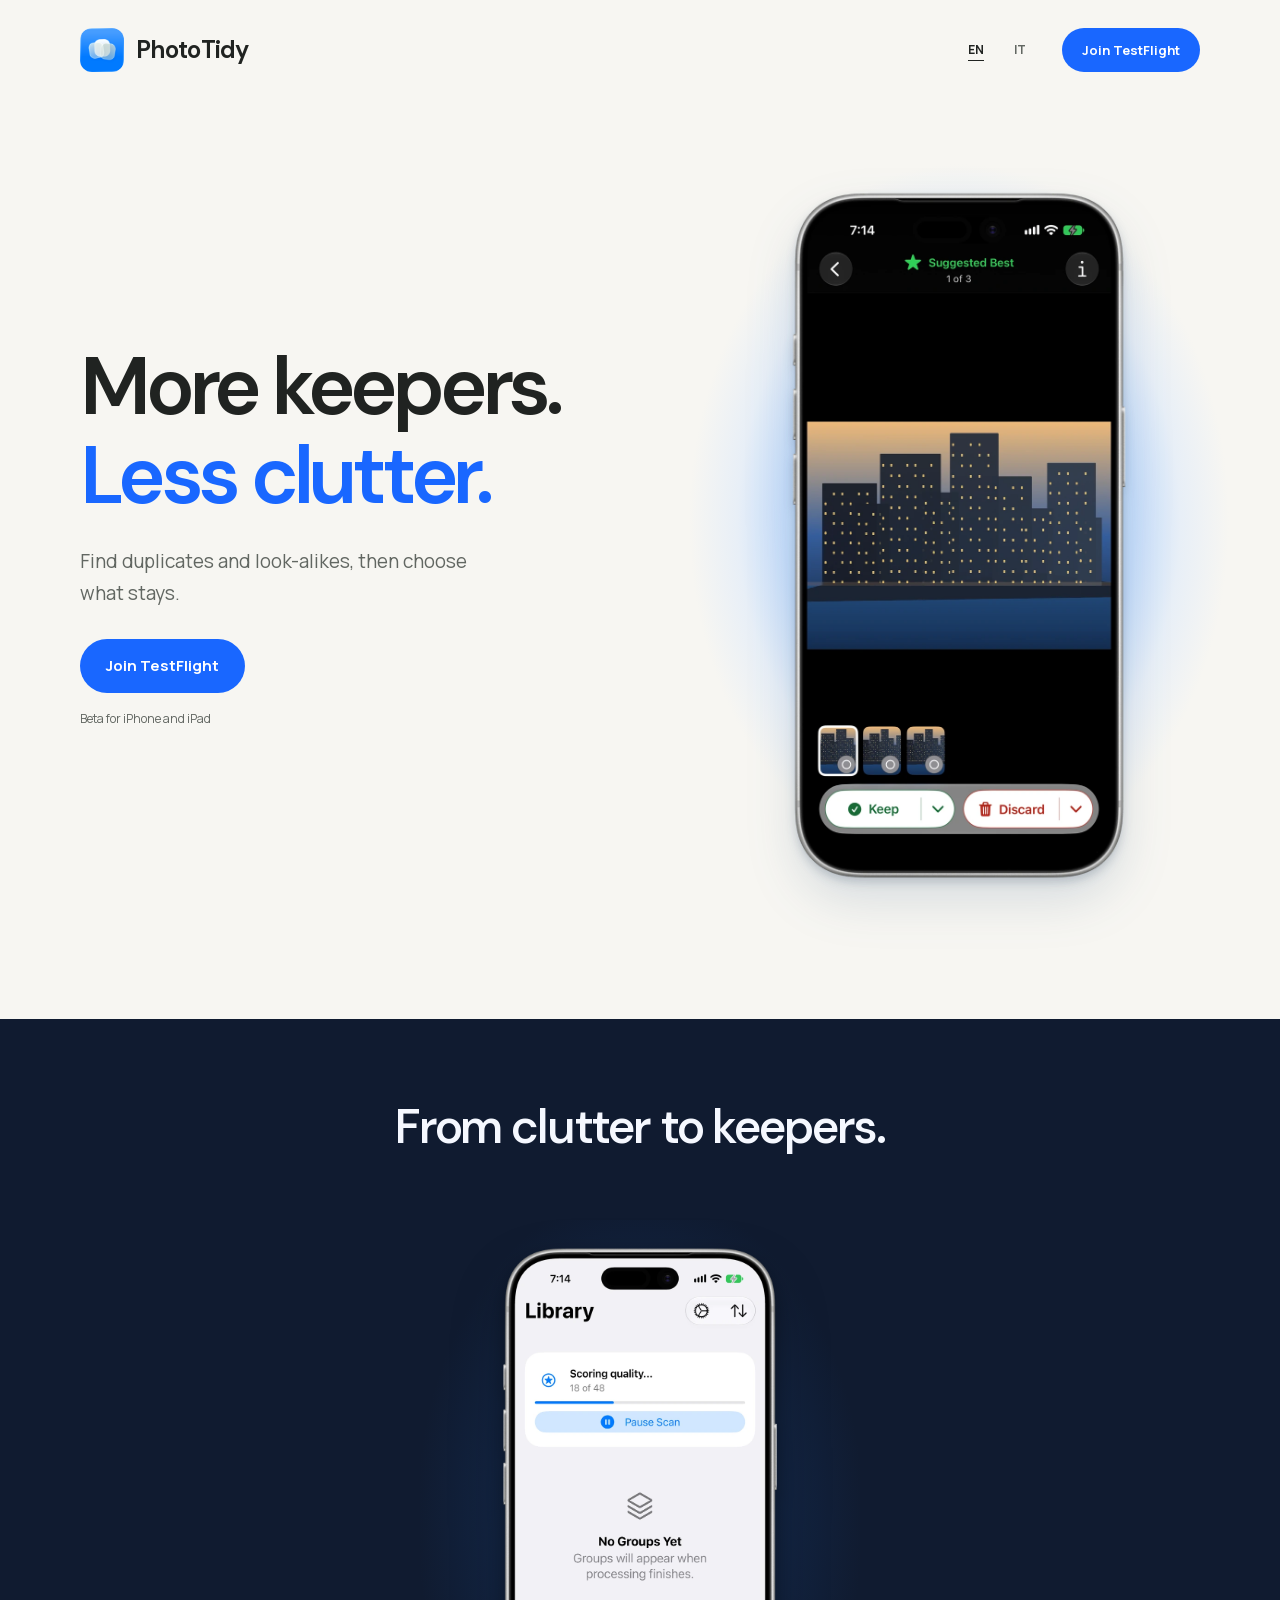
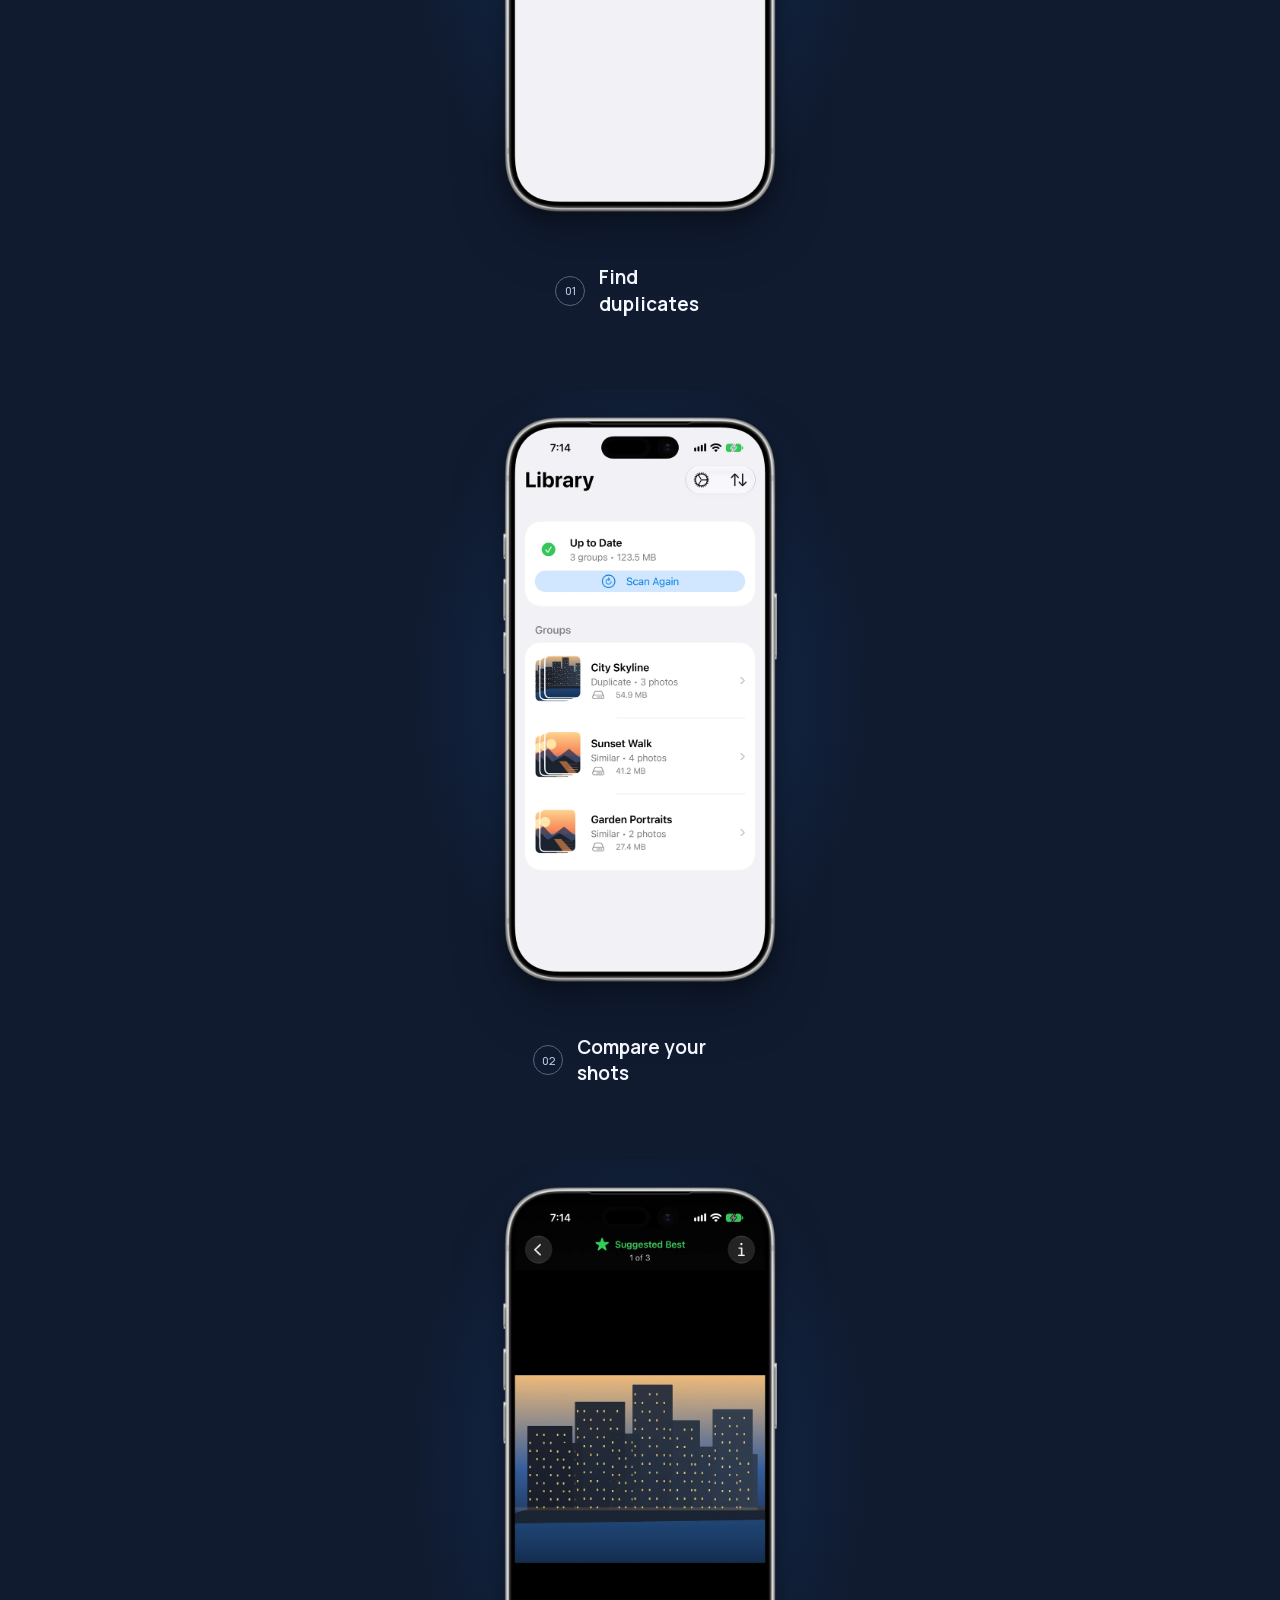
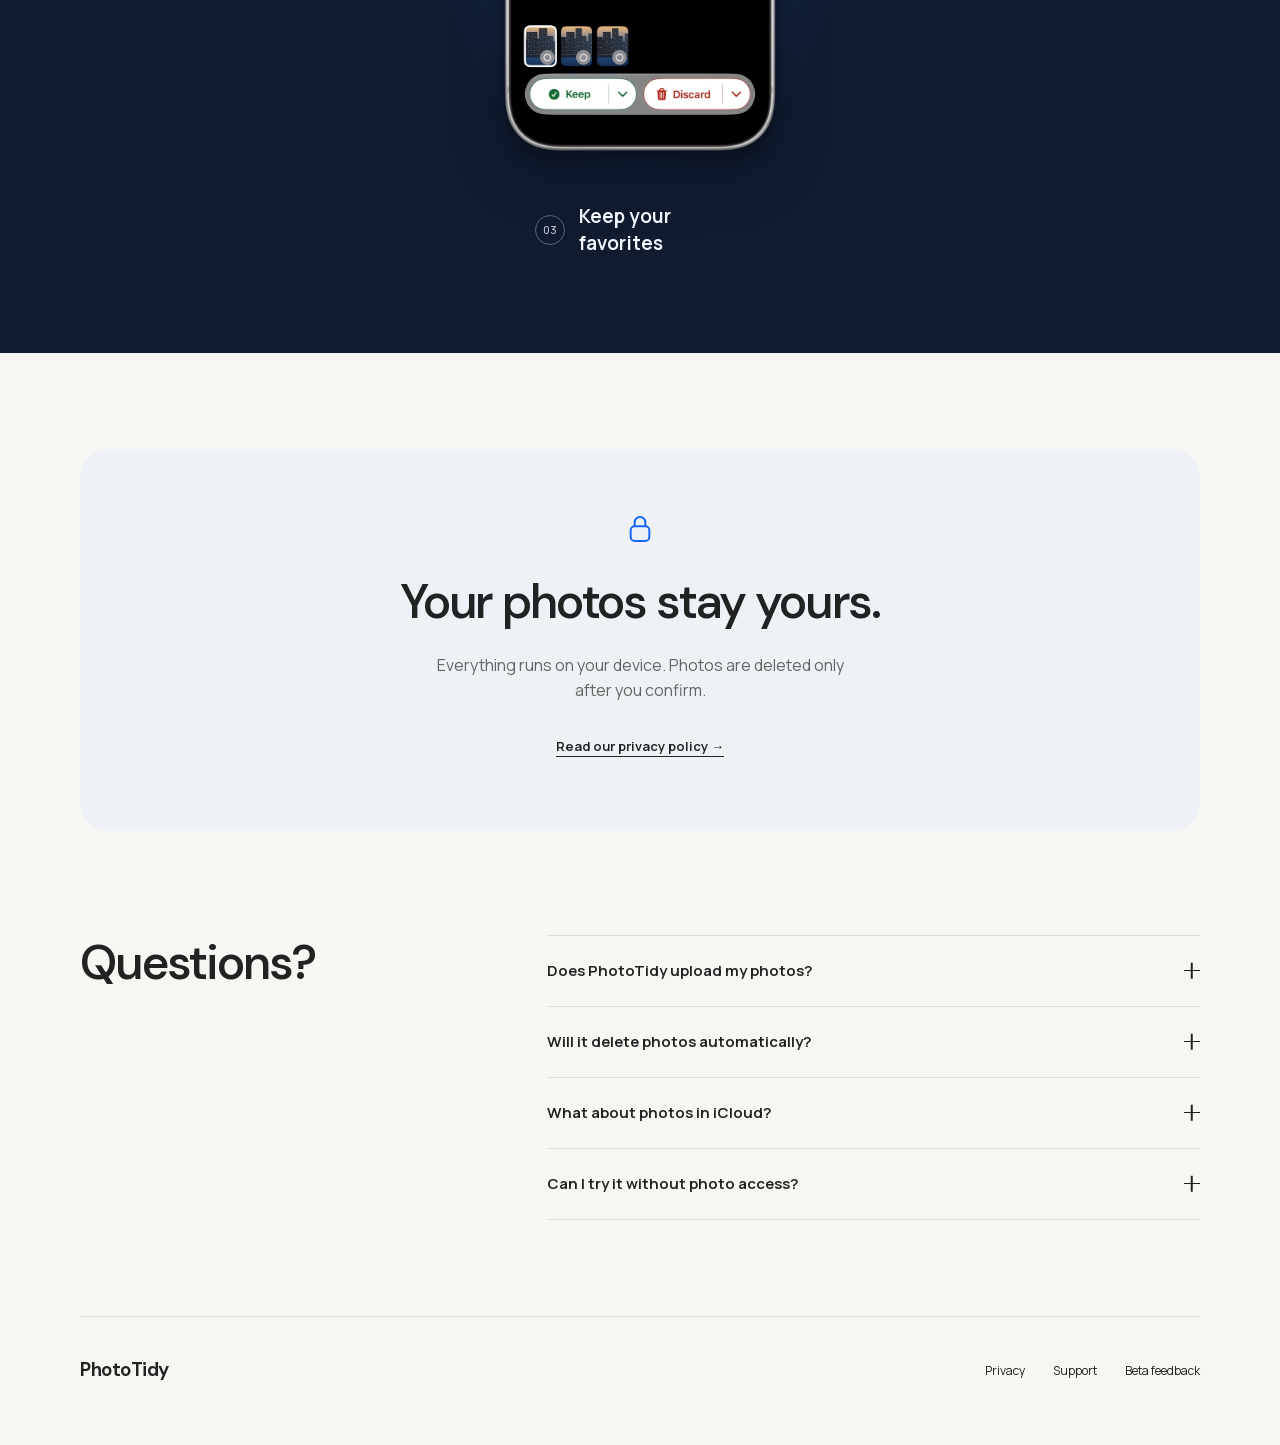
<file: index.html>
<!doctype html>
<html lang="en">
<head>
  <meta charset="utf-8">
  <meta name="viewport" content="width=device-width, initial-scale=1">
  <meta name="description" content="Find duplicates and similar shots, compare the best, and reclaim space. Every PhotoTidy scan runs privately on your device.">
  <meta property="og:title" content="PhotoTidy — Private photo cleanup for iPhone">
  <meta property="og:description" content="Find duplicates and similar shots, compare the best, and reclaim space. Every PhotoTidy scan runs privately on your device.">
  <meta property="og:type" content="website">
  <meta property="og:site_name" content="PhotoTidy">
  <meta property="og:locale" content="en_US">
  <meta property="og:locale:alternate" content="it_IT">
  <meta property="og:url" content="https://gerardomaruotti.github.io/photo-tidy-site/">
  <meta property="og:image" content="https://gerardomaruotti.github.io/photo-tidy-site/assets/og-depth-20260906.png">
  <meta property="og:image:width" content="1200">
  <meta property="og:image:height" content="630">
  <meta property="og:image:alt" content="PhotoTidy on iPhone comparing similar photos: “More keepers. Less clutter.”">
  <meta name="twitter:card" content="summary_large_image">
  <meta name="twitter:title" content="PhotoTidy — Private photo cleanup for iPhone">
  <meta name="twitter:description" content="Find duplicates and similar shots, compare the best, and reclaim space. Every PhotoTidy scan runs privately on your device.">
  <meta name="twitter:image" content="https://gerardomaruotti.github.io/photo-tidy-site/assets/og-depth-20260906.png">
  <meta name="twitter:image:alt" content="PhotoTidy on iPhone comparing similar photos: “More keepers. Less clutter.”">
  <!-- LAUNCH TOGGLE (App Store Smart App Banner): once the app is live on the App Store, uncomment this tag and
       replace 000000000 with the numeric Apple ID (App Store Connect > App Information > General Information > Apple ID;
       also the digits after "id" in the App Store URL). Safari on iOS/iPadOS then shows a banner with an Open/View button.
       Keep the same tag in index.html and it/index.html. Optional: add ", app-argument=https://gerardomaruotti.github.io/photo-tidy-site/" to deep-link. -->
  <!-- <meta name="apple-itunes-app" content="app-id=000000000"> -->
  <link rel="canonical" href="https://gerardomaruotti.github.io/photo-tidy-site/">
  <link rel="alternate" hreflang="en" href="https://gerardomaruotti.github.io/photo-tidy-site/">
  <link rel="alternate" hreflang="it" href="https://gerardomaruotti.github.io/photo-tidy-site/it/">
  <link rel="alternate" hreflang="x-default" href="https://gerardomaruotti.github.io/photo-tidy-site/">
  <link rel="icon" type="image/png" sizes="256x256" href="assets/favicon.png">
  <link rel="apple-touch-icon" sizes="180x180" href="assets/apple-touch-icon.png">
  <link rel="preload" href="assets/fonts/dm-sans.woff2" as="font" type="font/woff2" crossorigin>
  <link rel="preload" href="assets/fonts/manrope.woff2" as="font" type="font/woff2" crossorigin>
  <link rel="stylesheet" href="landing.css?v=20261013-launch">
  <title>PhotoTidy — Private photo cleanup for iPhone</title>
<script src="landing.js?v=20261013-launch" defer></script>
</head>
<body>
<a class="skip-link" href="#main">Skip to content</a>
<header class="header container">
<a class="brand" href="#top" aria-label="PhotoTidy"><img src="assets/app-icon.png" width="44" height="44" alt=""><span>PhotoTidy</span></a>
<nav aria-label="Main navigation">
<div class="languages" aria-label="Language"><a href="./" lang="en" hreflang="en" aria-current="page">EN</a><a href="it/" lang="it" hreflang="it" >IT</a></div>
<a class="button button-small" href="https://testflight.apple.com/join/RuyQJqvQ">Join TestFlight</a>
</nav></header>
<main id="main">
<section class="hero container" id="top" aria-labelledby="hero-title">
<div class="hero-copy"><h1 id="hero-title">More keepers.<br><span>Less clutter.</span></h1><p>Find duplicates and look-alikes, then choose what stays.</p><div class="cta-row"><a class="button" href="https://testflight.apple.com/join/RuyQJqvQ">Join TestFlight</a>
<!-- LAUNCH TOGGLE (App Store badge): when the app is live, uncomment this link (it sits beside the TestFlight button; CSS for
     .appstore-badge already exists in landing.css). Replace 000000000 with the numeric Apple ID (same one used for the Smart App Banner in <head>).
     Download the official English “Download on the App Store” badge SVG from https://developer.apple.com/app-store/marketing/guidelines/ and save it as assets/badges/download-on-the-app-store-en.svg
     (create assets/badges/). Do not recolor or redraw the badge. After launch, decide whether to keep the TestFlight button.
<a class="appstore-badge" href="https://apps.apple.com/us/app/id000000000"><img src="assets/badges/download-on-the-app-store-en.svg" height="54" alt="Download on the App Store"></a>
-->
</div><small>Beta for iPhone and iPad</small>
</div>
<div class="hero-visual"><div class="phone"><img src="assets/screenshots/compare-framed-20260906.png" srcset="assets/screenshots/compare-framed-20260906-736.webp 736w, assets/screenshots/compare-framed-20260906-1104.webp 1104w" sizes="(max-width: 700px) 280px, (max-width: 1000px) 32vw, 340px" width="1350" height="2760" alt="PhotoTidy interface: Keep your favorites" fetchpriority="high" decoding="async"></div></div></section>
<section class="walkthrough" id="how-it-works" aria-labelledby="walk-title">
<div class="container">
<h2 id="walk-title" data-reveal>From clutter to keepers.</h2><div class="story-layout"><div class="steps">
<figure data-reveal style="--delay:0ms"><div class="device-stage"><div class="phone"><img src="assets/screenshots/scan-framed-20260906.png" srcset="assets/screenshots/scan-framed-20260906-736.webp 736w, assets/screenshots/scan-framed-20260906-1104.webp 1104w" sizes="(min-width: 1024px) and (min-height: 700px) 340px, (max-width: 700px) 244px, 280px" width="1350" height="2760" alt="PhotoTidy interface: Find duplicates" loading="lazy" decoding="async"></div></div><figcaption><span class="step-number" aria-hidden="true">01</span>Find duplicates</figcaption></figure>
<figure data-reveal style="--delay:70ms"><div class="device-stage"><div class="phone"><img src="assets/screenshots/library-framed-20260906.png" srcset="assets/screenshots/library-framed-20260906-736.webp 736w, assets/screenshots/library-framed-20260906-1104.webp 1104w" sizes="(min-width: 1024px) and (min-height: 700px) 340px, (max-width: 700px) 244px, 280px" width="1350" height="2760" alt="PhotoTidy interface: Compare your shots" loading="lazy" decoding="async"></div></div><figcaption><span class="step-number" aria-hidden="true">02</span>Compare your shots</figcaption></figure>
<figure data-reveal style="--delay:140ms"><div class="device-stage"><div class="phone"><img src="assets/screenshots/compare-framed-20260906.png" srcset="assets/screenshots/compare-framed-20260906-736.webp 736w, assets/screenshots/compare-framed-20260906-1104.webp 1104w" sizes="(min-width: 1024px) and (min-height: 700px) 340px, (max-width: 700px) 244px, 280px" width="1350" height="2760" alt="PhotoTidy interface: Keep your favorites" loading="lazy" decoding="async"></div></div><figcaption><span class="step-number" aria-hidden="true">03</span>Keep your favorites</figcaption></figure>
</div></div></div></section>
<section class="privacy container" id="privacy" aria-labelledby="privacy-title">
<div class="privacy-panel" data-reveal><svg aria-hidden="true" viewBox="0 0 24 24" fill="none" stroke="currentColor" stroke-width="1.5"><rect x="5" y="10" width="14" height="11" rx="3"/><path d="M8 10V7a4 4 0 0 1 8 0v3"/></svg><h2 id="privacy-title">Your photos stay yours.</h2><p>Everything runs on your device. Photos are deleted only after you confirm.</p><a class="text-link" href="privacy/">Read our privacy policy<span aria-hidden="true"> →</span></a></div></section>
<section class="faq container" id="faq" aria-labelledby="faq-title">
<h2 id="faq-title" data-reveal>Questions?</h2><div class="faq-list" data-reveal>
<details><summary>Does PhotoTidy upload my photos?<span class="plus" aria-hidden="true"></span></summary><p>No. PhotoTidy analyzes your library on your device, without uploading photos or metadata.</p></details>
<details><summary>Will it delete photos automatically?<span class="plus" aria-hidden="true"></span></summary><p>No. You choose what to keep or discard in Compare, then confirm deletion with the system prompt.</p></details>
<details><summary>What about photos in iCloud?<span class="plus" aria-hidden="true"></span></summary><p>Scanning uses local photos by default. You can allow iCloud downloads for scanning in Settings.</p></details>
<details><summary>Can I try it without photo access?<span class="plus" aria-hidden="true"></span></summary><p>Yes. Demo mode lets you explore the app before granting access to your photos.</p></details>
</div></section></main>
<footer class="footer container"><a class="wordmark" href="#top">PhotoTidy</a><nav aria-label="Footer"><a href="privacy/">Privacy</a><a href="support/">Support</a><a href="mailto:maruotti@icloud.com?subject=PhotoTidy%20Beta%20Feedback">Beta feedback</a></nav></footer>
</body>
</html>
</file>
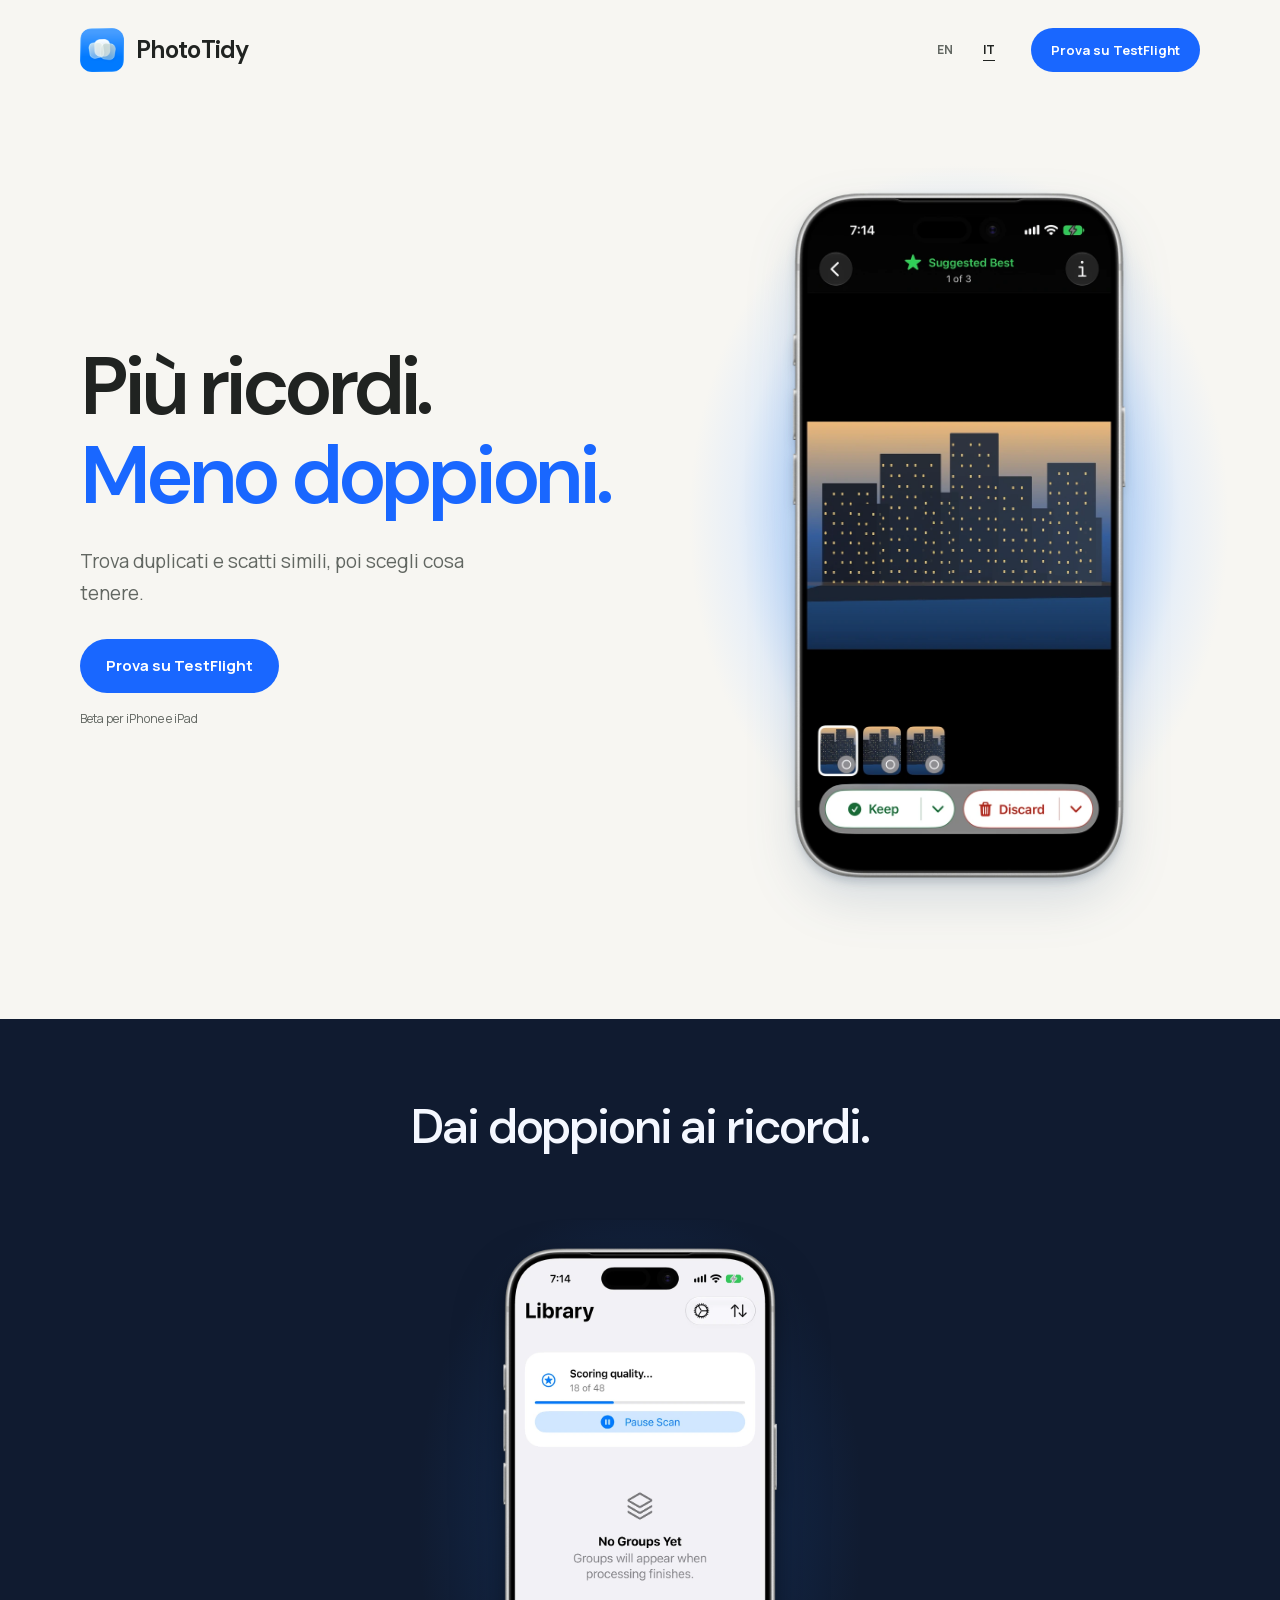
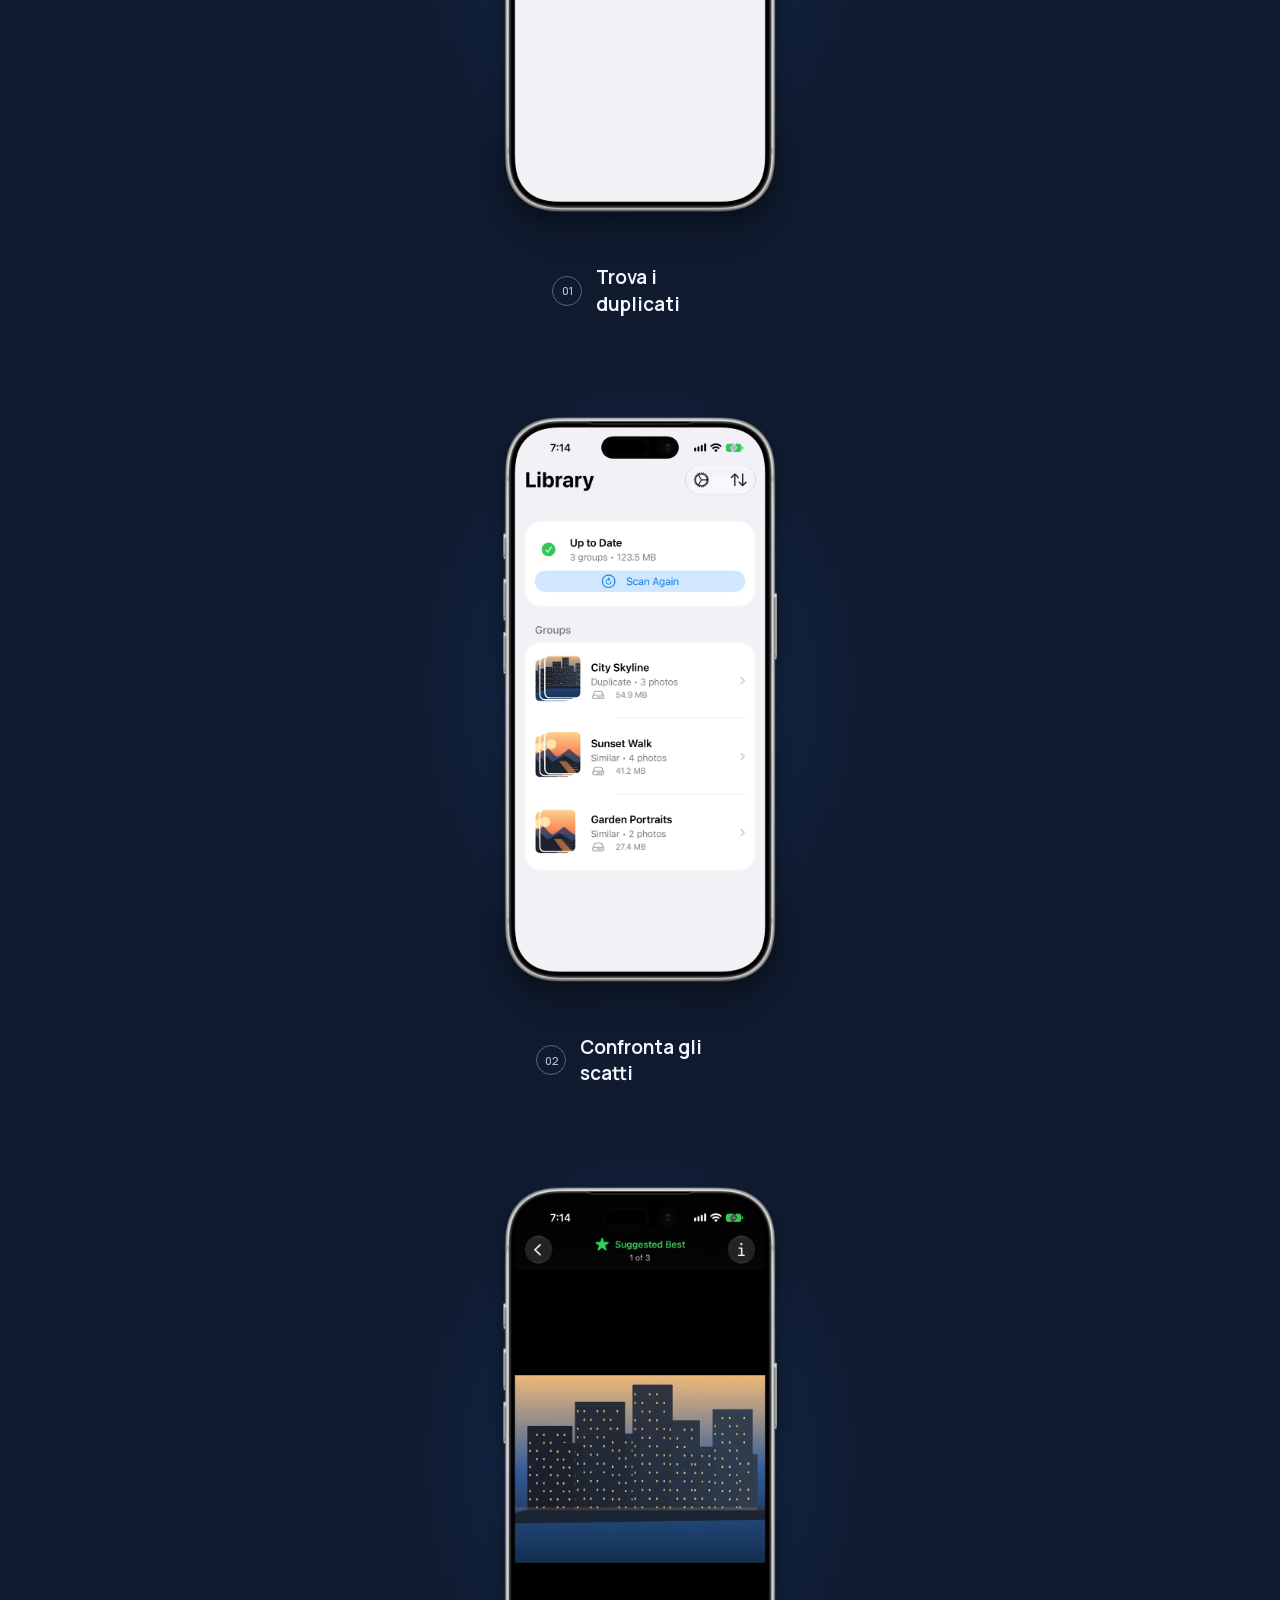
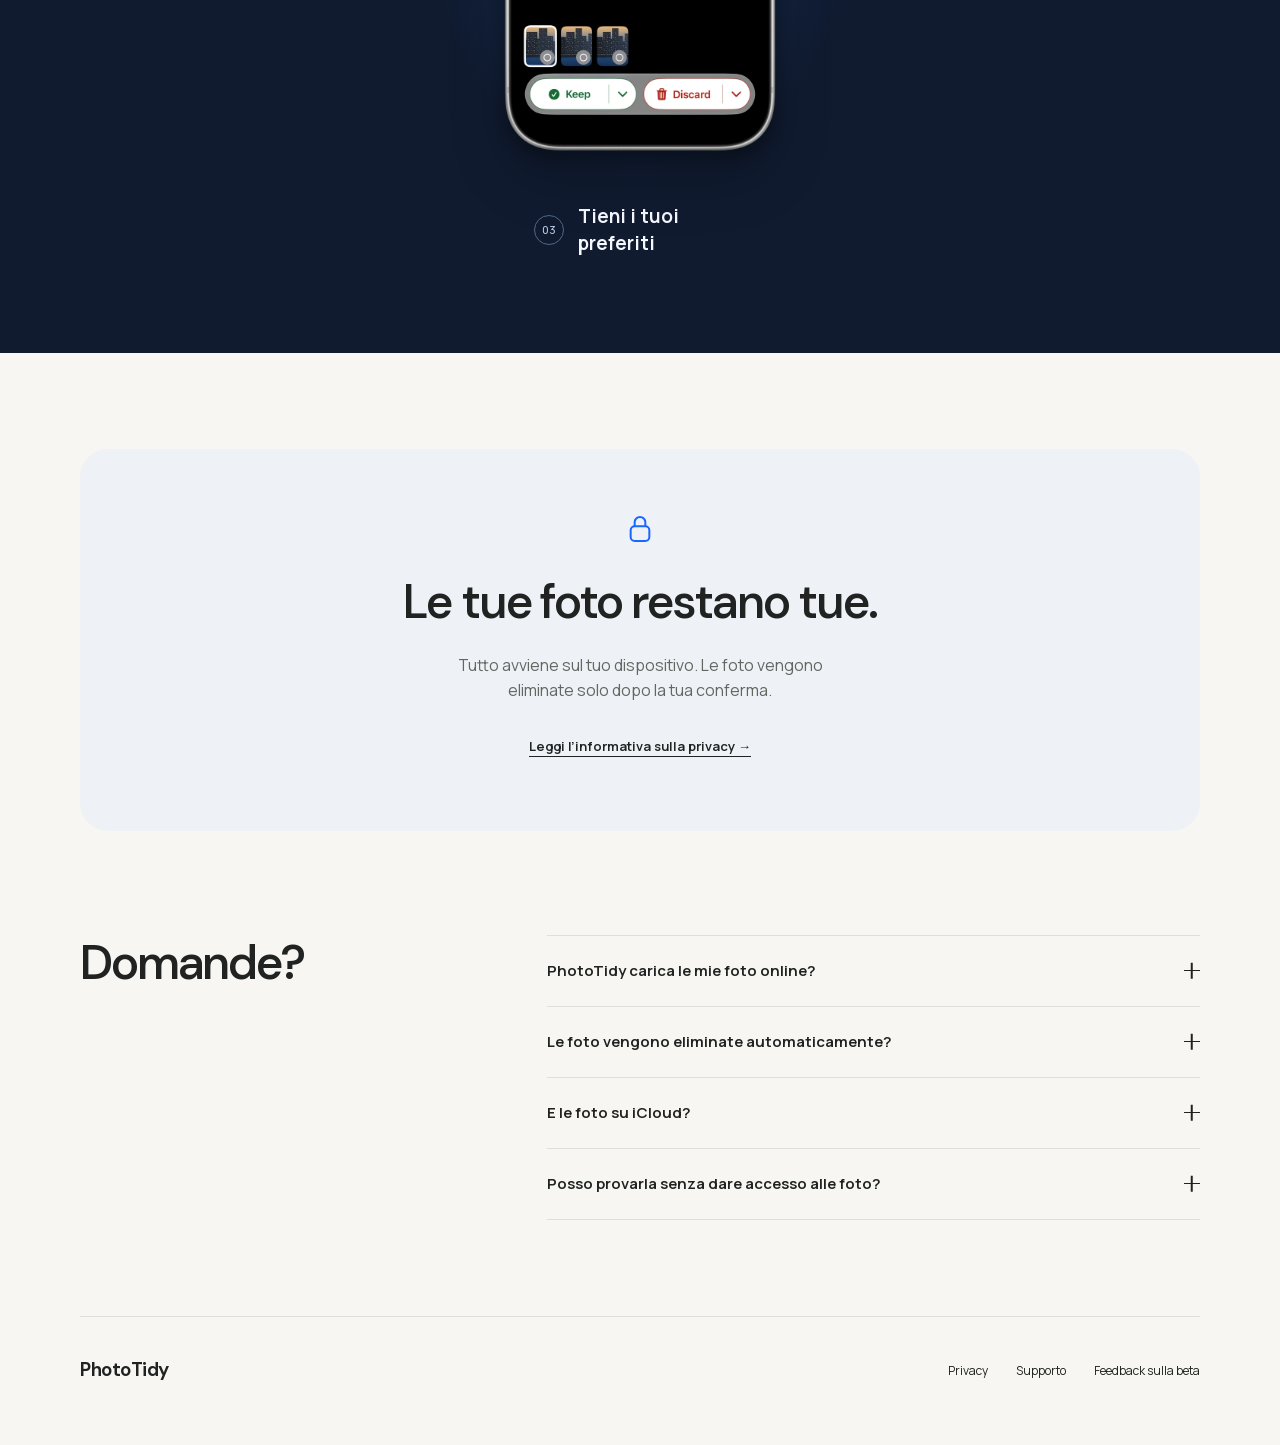
<file: it/index.html>
<!doctype html>
<html lang="it">
<head>
  <meta charset="utf-8">
  <meta name="viewport" content="width=device-width, initial-scale=1">
  <meta name="description" content="Trova duplicati e scatti simili, confronta i migliori e libera spazio. Ogni scansione di PhotoTidy avviene privatamente sul dispositivo.">
  <meta property="og:title" content="PhotoTidy — Pulizia privata delle foto su iPhone">
  <meta property="og:description" content="Trova duplicati e scatti simili, confronta i migliori e libera spazio. Ogni scansione di PhotoTidy avviene privatamente sul dispositivo.">
  <meta property="og:type" content="website">
  <meta property="og:site_name" content="PhotoTidy">
  <meta property="og:locale" content="it_IT">
  <meta property="og:locale:alternate" content="en_US">
  <meta property="og:url" content="https://gerardomaruotti.github.io/photo-tidy-site/it/">
  <meta property="og:image" content="https://gerardomaruotti.github.io/photo-tidy-site/assets/og-it-20261013.png">
  <meta property="og:image:width" content="1200">
  <meta property="og:image:height" content="630">
  <meta property="og:image:alt" content="PhotoTidy su iPhone mentre confronta foto simili: “Più ricordi. Meno doppioni.”">
  <meta name="twitter:card" content="summary_large_image">
  <meta name="twitter:title" content="PhotoTidy — Pulizia privata delle foto su iPhone">
  <meta name="twitter:description" content="Trova duplicati e scatti simili, confronta i migliori e libera spazio. Ogni scansione di PhotoTidy avviene privatamente sul dispositivo.">
  <meta name="twitter:image" content="https://gerardomaruotti.github.io/photo-tidy-site/assets/og-it-20261013.png">
  <meta name="twitter:image:alt" content="PhotoTidy su iPhone mentre confronta foto simili: “Più ricordi. Meno doppioni.”">
  <!-- LAUNCH TOGGLE (App Store Smart App Banner): once the app is live on the App Store, uncomment this tag and
       replace 000000000 with the numeric Apple ID (App Store Connect > App Information > General Information > Apple ID;
       also the digits after "id" in the App Store URL). Safari on iOS/iPadOS then shows a banner with an Open/View button.
       Keep the same tag in index.html and it/index.html. Optional: add ", app-argument=https://gerardomaruotti.github.io/photo-tidy-site/" to deep-link. -->
  <!-- <meta name="apple-itunes-app" content="app-id=000000000"> -->
  <link rel="canonical" href="https://gerardomaruotti.github.io/photo-tidy-site/it/">
  <link rel="alternate" hreflang="en" href="https://gerardomaruotti.github.io/photo-tidy-site/">
  <link rel="alternate" hreflang="it" href="https://gerardomaruotti.github.io/photo-tidy-site/it/">
  <link rel="alternate" hreflang="x-default" href="https://gerardomaruotti.github.io/photo-tidy-site/">
  <link rel="icon" type="image/png" sizes="256x256" href="../assets/favicon.png">
  <link rel="apple-touch-icon" sizes="180x180" href="../assets/apple-touch-icon.png">
  <link rel="preload" href="../assets/fonts/dm-sans.woff2" as="font" type="font/woff2" crossorigin>
  <link rel="preload" href="../assets/fonts/manrope.woff2" as="font" type="font/woff2" crossorigin>
  <link rel="stylesheet" href="../landing.css?v=20261013-launch">
  <title>PhotoTidy — Pulizia privata delle foto su iPhone</title>
<script src="../landing.js?v=20261013-launch" defer></script>
</head>
<body>
<a class="skip-link" href="#main">Vai al contenuto</a>
<header class="header container">
<a class="brand" href="#top" aria-label="PhotoTidy"><img src="../assets/app-icon.png" width="44" height="44" alt=""><span>PhotoTidy</span></a>
<nav aria-label="Navigazione principale">
<div class="languages" aria-label="Lingua"><a href="../" lang="en" hreflang="en" >EN</a><a href="./" lang="it" hreflang="it" aria-current="page">IT</a></div>
<a class="button button-small" href="https://testflight.apple.com/join/RuyQJqvQ">Prova su TestFlight</a>
</nav></header>
<main id="main">
<section class="hero container" id="top" aria-labelledby="hero-title">
<div class="hero-copy"><h1 id="hero-title">Più ricordi.<br><span>Meno doppioni.</span></h1><p>Trova duplicati e scatti simili, poi scegli cosa tenere.</p><div class="cta-row"><a class="button" href="https://testflight.apple.com/join/RuyQJqvQ">Prova su TestFlight</a>
<!-- LAUNCH TOGGLE (App Store badge): when the app is live, uncomment this link (it sits beside the TestFlight button; CSS for
     .appstore-badge already exists in landing.css). Replace 000000000 with the numeric Apple ID (same one used for the Smart App Banner in <head>).
     Download the official Italian “Scarica dall’App Store” badge SVG from https://developer.apple.com/app-store/marketing/guidelines/ and save it as assets/badges/download-on-the-app-store-it.svg
     (create assets/badges/). Do not recolor or redraw the badge. After launch, decide whether to keep the TestFlight button.
<a class="appstore-badge" href="https://apps.apple.com/it/app/id000000000"><img src="../assets/badges/download-on-the-app-store-it.svg" height="54" alt="Scarica dall’App Store"></a>
-->
</div><small>Beta per iPhone e iPad</small>
</div>
<div class="hero-visual"><div class="phone"><img src="../assets/screenshots/compare-framed-20260906.png" srcset="../assets/screenshots/compare-framed-20260906-736.webp 736w, ../assets/screenshots/compare-framed-20260906-1104.webp 1104w" sizes="(max-width: 700px) 280px, (max-width: 1000px) 32vw, 340px" width="1350" height="2760" alt="Interfaccia PhotoTidy: Tieni i tuoi preferiti" fetchpriority="high" decoding="async"></div></div></section>
<section class="walkthrough" id="how-it-works" aria-labelledby="walk-title">
<div class="container">
<h2 id="walk-title" data-reveal>Dai doppioni ai ricordi.</h2><div class="story-layout"><div class="steps">
<figure data-reveal style="--delay:0ms"><div class="device-stage"><div class="phone"><img src="../assets/screenshots/scan-framed-20260906.png" srcset="../assets/screenshots/scan-framed-20260906-736.webp 736w, ../assets/screenshots/scan-framed-20260906-1104.webp 1104w" sizes="(min-width: 1024px) and (min-height: 700px) 340px, (max-width: 700px) 244px, 280px" width="1350" height="2760" alt="Interfaccia PhotoTidy: Trova i duplicati" loading="lazy" decoding="async"></div></div><figcaption><span class="step-number" aria-hidden="true">01</span>Trova i duplicati</figcaption></figure>
<figure data-reveal style="--delay:70ms"><div class="device-stage"><div class="phone"><img src="../assets/screenshots/library-framed-20260906.png" srcset="../assets/screenshots/library-framed-20260906-736.webp 736w, ../assets/screenshots/library-framed-20260906-1104.webp 1104w" sizes="(min-width: 1024px) and (min-height: 700px) 340px, (max-width: 700px) 244px, 280px" width="1350" height="2760" alt="Interfaccia PhotoTidy: Confronta gli scatti" loading="lazy" decoding="async"></div></div><figcaption><span class="step-number" aria-hidden="true">02</span>Confronta gli scatti</figcaption></figure>
<figure data-reveal style="--delay:140ms"><div class="device-stage"><div class="phone"><img src="../assets/screenshots/compare-framed-20260906.png" srcset="../assets/screenshots/compare-framed-20260906-736.webp 736w, ../assets/screenshots/compare-framed-20260906-1104.webp 1104w" sizes="(min-width: 1024px) and (min-height: 700px) 340px, (max-width: 700px) 244px, 280px" width="1350" height="2760" alt="Interfaccia PhotoTidy: Tieni i tuoi preferiti" loading="lazy" decoding="async"></div></div><figcaption><span class="step-number" aria-hidden="true">03</span>Tieni i tuoi preferiti</figcaption></figure>
</div></div></div></section>
<section class="privacy container" id="privacy" aria-labelledby="privacy-title">
<div class="privacy-panel" data-reveal><svg aria-hidden="true" viewBox="0 0 24 24" fill="none" stroke="currentColor" stroke-width="1.5"><rect x="5" y="10" width="14" height="11" rx="3"/><path d="M8 10V7a4 4 0 0 1 8 0v3"/></svg><h2 id="privacy-title">Le tue foto restano tue.</h2><p>Tutto avviene sul tuo dispositivo. Le foto vengono eliminate solo dopo la tua conferma.</p><a class="text-link" href="privacy/">Leggi l’informativa sulla privacy<span aria-hidden="true"> →</span></a></div></section>
<section class="faq container" id="faq" aria-labelledby="faq-title">
<h2 id="faq-title" data-reveal>Domande?</h2><div class="faq-list" data-reveal>
<details><summary>PhotoTidy carica le mie foto online?<span class="plus" aria-hidden="true"></span></summary><p>No. PhotoTidy analizza la libreria sul tuo dispositivo, senza caricare foto o metadati online.</p></details>
<details><summary>Le foto vengono eliminate automaticamente?<span class="plus" aria-hidden="true"></span></summary><p>No. Scegli cosa tenere o scartare in Confronta, poi confermi l’eliminazione nella finestra di sistema.</p></details>
<details><summary>E le foto su iCloud?<span class="plus" aria-hidden="true"></span></summary><p>La scansione usa le foto locali per impostazione predefinita. Puoi consentire il download da iCloud nelle Impostazioni.</p></details>
<details><summary>Posso provarla senza dare accesso alle foto?<span class="plus" aria-hidden="true"></span></summary><p>Sì. La modalità demo ti permette di esplorare l’app prima di concedere l’accesso alle foto.</p></details>
</div></section></main>
<footer class="footer container"><a class="wordmark" href="#top">PhotoTidy</a><nav aria-label="Piè di pagina"><a href="privacy/">Privacy</a><a href="support/">Supporto</a><a href="mailto:maruotti@icloud.com?subject=PhotoTidy%20Beta%20Feedback">Feedback sulla beta</a></nav></footer>
</body>
</html>
</file>
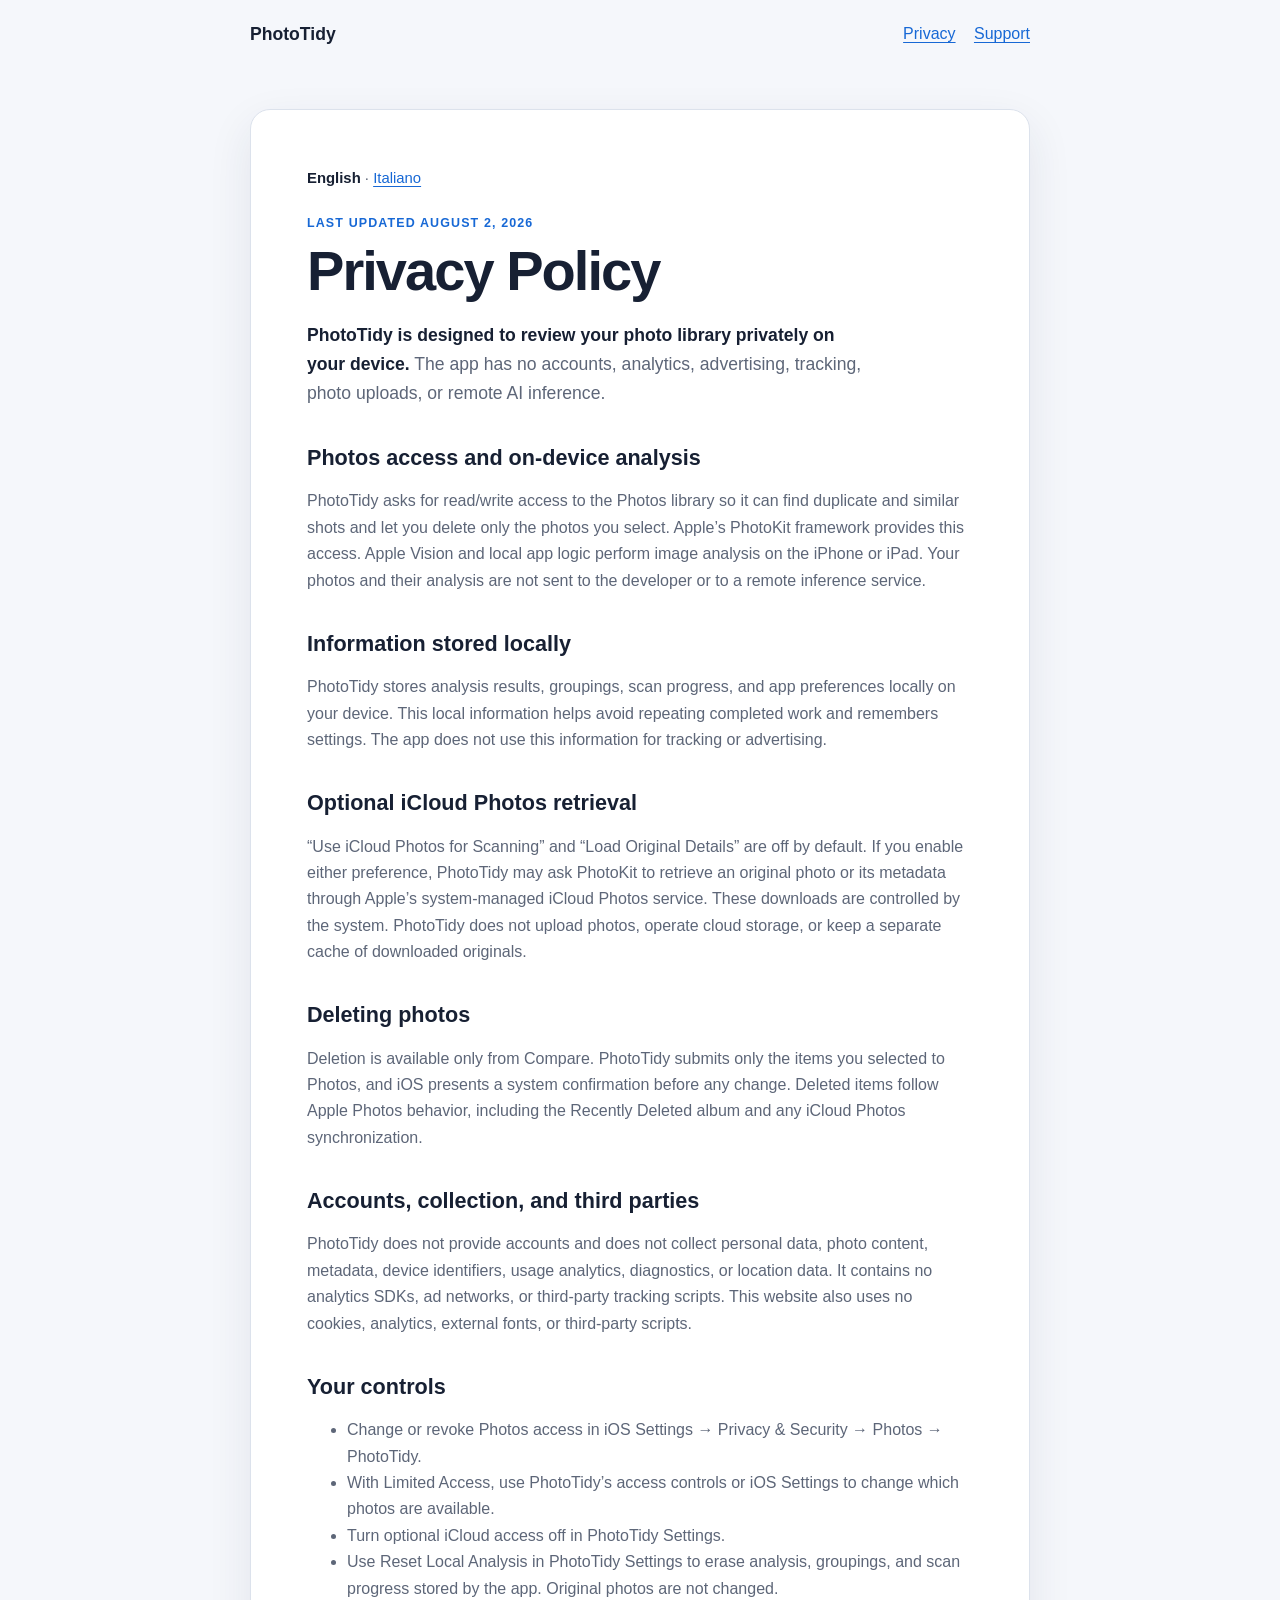
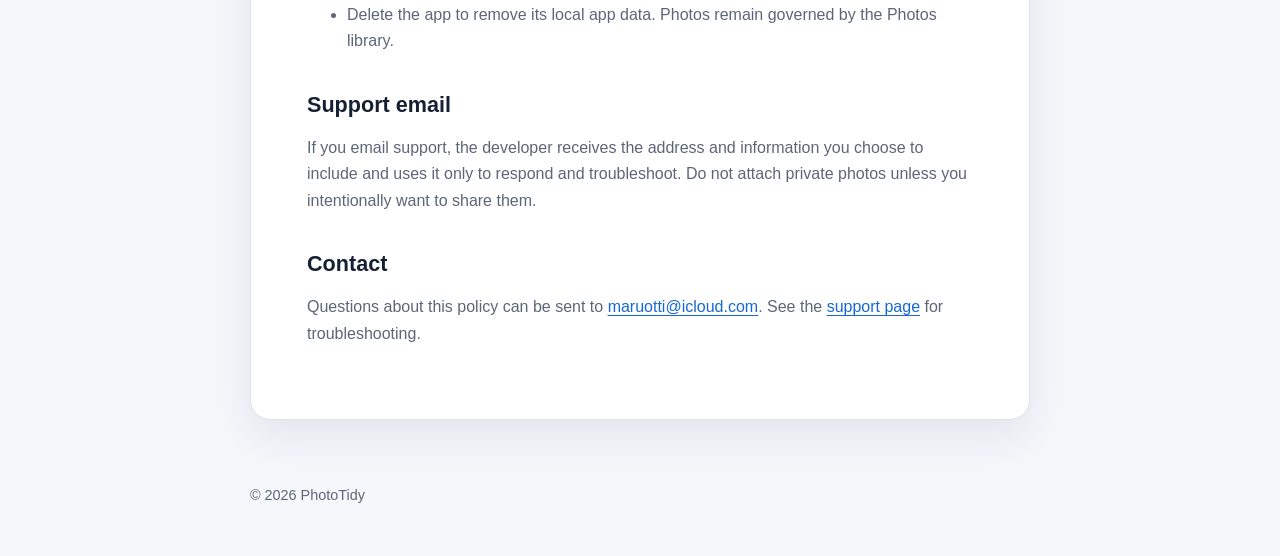
<file: privacy/index.html>
<!doctype html>
<html lang="en">
<head>
  <meta charset="utf-8">
  <meta name="viewport" content="width=device-width, initial-scale=1">
  <meta name="description" content="PhotoTidy Privacy Policy.">
  <title>Privacy Policy · PhotoTidy</title>
  <link rel="icon" type="image/png" sizes="256x256" href="../assets/favicon.png">
  <link rel="apple-touch-icon" sizes="180x180" href="../assets/apple-touch-icon.png">
  <link rel="stylesheet" href="../styles.css">
</head>
<body>
  <header class="shell">
    <nav aria-label="Main navigation">
      <a class="brand" href="../">PhotoTidy</a>
      <div class="nav-links"><a aria-current="page" href="./">Privacy</a><a href="../support/">Support</a></div>
    </nav>
  </header>
  <main class="shell">
    <article class="document">
      <p class="language"><a aria-current="page" href="./">English</a> · <a lang="it" href="../it/privacy/">Italiano</a></p>
      <div class="eyebrow">Last updated August 2, 2026</div>
      <h1>Privacy Policy</h1>
      <p class="lead"><strong>PhotoTidy is designed to review your photo library privately on your device.</strong> The app has no accounts, analytics, advertising, tracking, photo uploads, or remote AI inference.</p>

      <h2>Photos access and on-device analysis</h2>
      <p>PhotoTidy asks for read/write access to the Photos library so it can find duplicate and similar shots and let you delete only the photos you select. Apple’s PhotoKit framework provides this access. Apple Vision and local app logic perform image analysis on the iPhone or iPad. Your photos and their analysis are not sent to the developer or to a remote inference service.</p>

      <h2>Information stored locally</h2>
      <p>PhotoTidy stores analysis results, groupings, scan progress, and app preferences locally on your device. This local information helps avoid repeating completed work and remembers settings. The app does not use this information for tracking or advertising.</p>

      <h2>Optional iCloud Photos retrieval</h2>
      <p>“Use iCloud Photos for Scanning” and “Load Original Details” are off by default. If you enable either preference, PhotoTidy may ask PhotoKit to retrieve an original photo or its metadata through Apple’s system-managed iCloud Photos service. These downloads are controlled by the system. PhotoTidy does not upload photos, operate cloud storage, or keep a separate cache of downloaded originals.</p>

      <h2>Deleting photos</h2>
      <p>Deletion is available only from Compare. PhotoTidy submits only the items you selected to Photos, and iOS presents a system confirmation before any change. Deleted items follow Apple Photos behavior, including the Recently Deleted album and any iCloud Photos synchronization.</p>

      <h2>Accounts, collection, and third parties</h2>
      <p>PhotoTidy does not provide accounts and does not collect personal data, photo content, metadata, device identifiers, usage analytics, diagnostics, or location data. It contains no analytics SDKs, ad networks, or third-party tracking scripts. This website also uses no cookies, analytics, external fonts, or third-party scripts.</p>

      <h2>Your controls</h2>
      <ul>
        <li>Change or revoke Photos access in iOS Settings → Privacy &amp; Security → Photos → PhotoTidy.</li>
        <li>With Limited Access, use PhotoTidy’s access controls or iOS Settings to change which photos are available.</li>
        <li>Turn optional iCloud access off in PhotoTidy Settings.</li>
        <li>Use Reset Local Analysis in PhotoTidy Settings to erase analysis, groupings, and scan progress stored by the app. Original photos are not changed.</li>
        <li>Delete the app to remove its local app data. Photos remain governed by the Photos library.</li>
      </ul>

      <h2>Support email</h2>
      <p>If you email support, the developer receives the address and information you choose to include and uses it only to respond and troubleshoot. Do not attach private photos unless you intentionally want to share them.</p>

      <h2>Contact</h2>
      <p>Questions about this policy can be sent to <a href="mailto:maruotti@icloud.com">maruotti@icloud.com</a>. See the <a href="../support/">support page</a> for troubleshooting.</p>
    </article>
  </main>
  <footer class="shell">© 2026 PhotoTidy</footer>
</body>
</html>
</file>
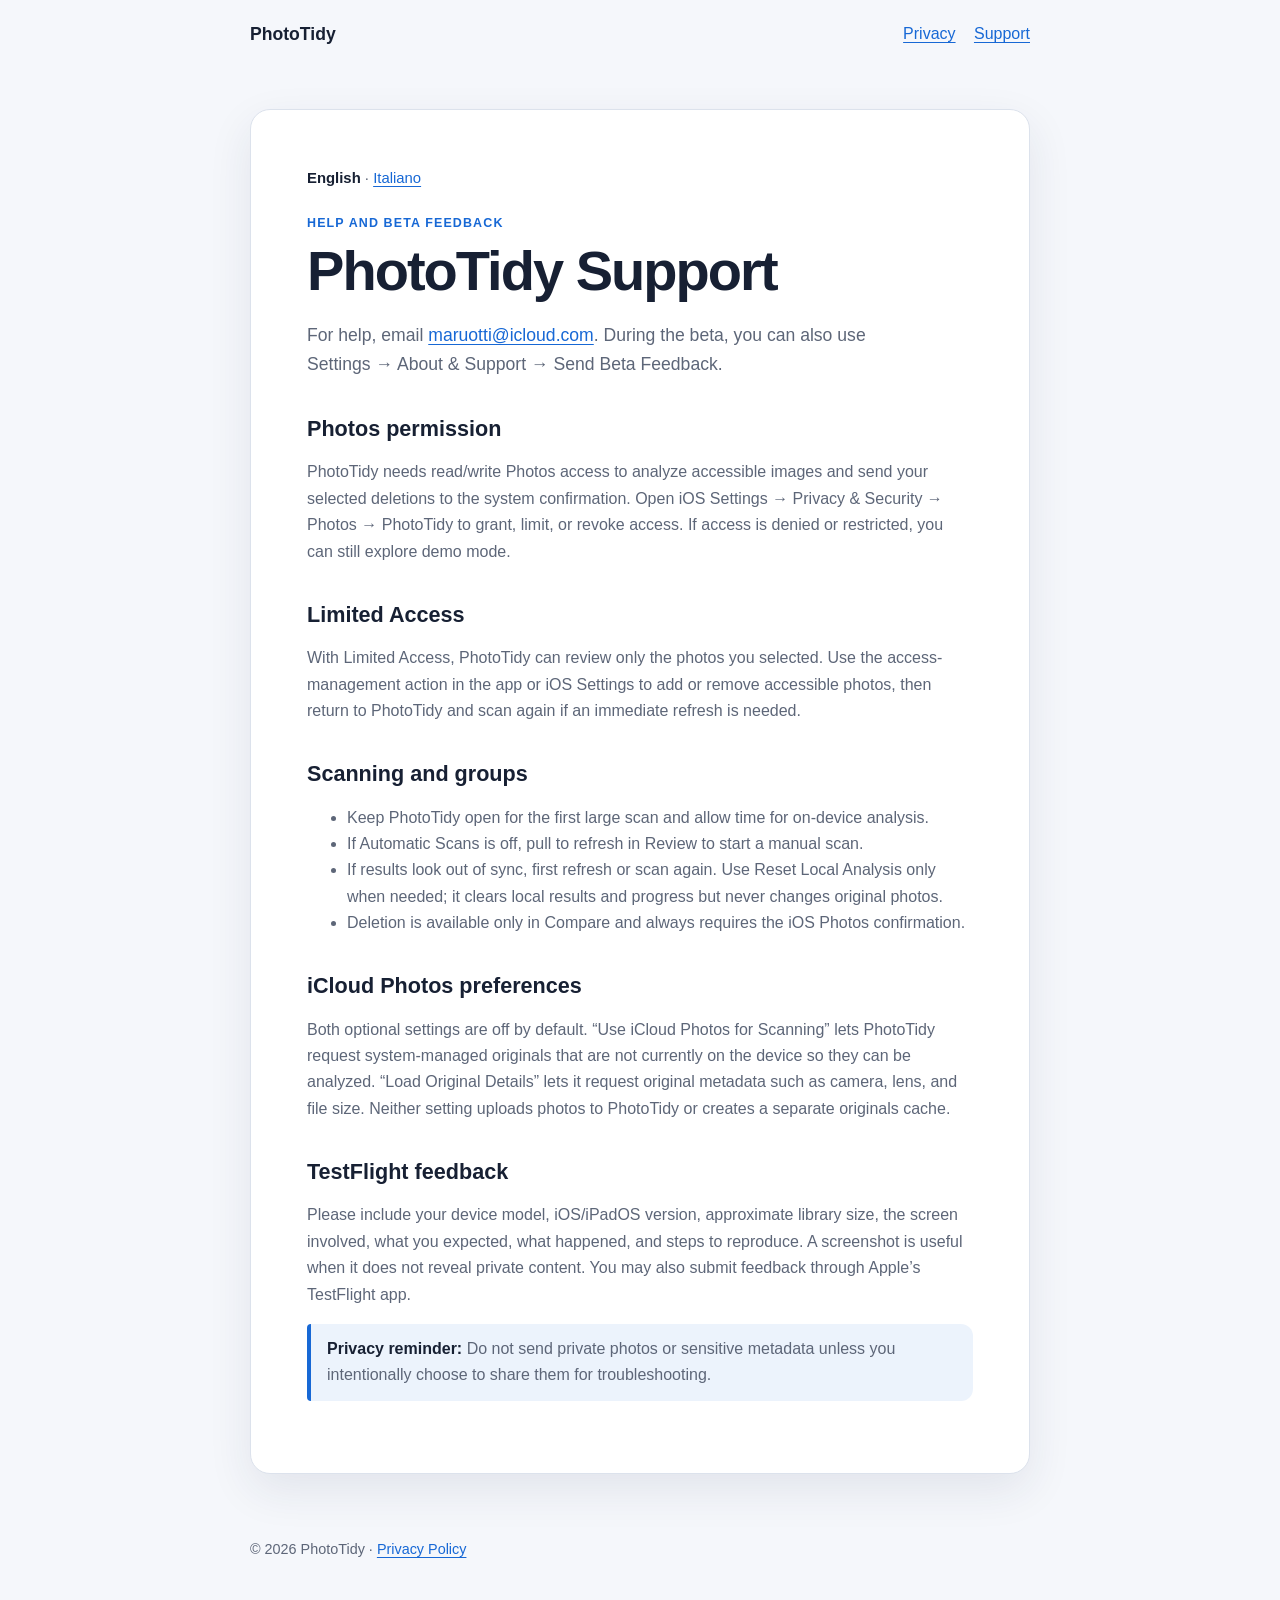
<file: support/index.html>
<!doctype html>
<html lang="en">
<head>
  <meta charset="utf-8">
  <meta name="viewport" content="width=device-width, initial-scale=1">
  <meta name="description" content="PhotoTidy support and TestFlight troubleshooting.">
  <title>Support · PhotoTidy</title>
  <link rel="icon" type="image/png" sizes="256x256" href="../assets/favicon.png">
  <link rel="apple-touch-icon" sizes="180x180" href="../assets/apple-touch-icon.png">
  <link rel="stylesheet" href="../styles.css">
</head>
<body>
  <header class="shell">
    <nav aria-label="Main navigation">
      <a class="brand" href="../">PhotoTidy</a>
      <div class="nav-links"><a href="../privacy/">Privacy</a><a aria-current="page" href="./">Support</a></div>
    </nav>
  </header>
  <main class="shell">
    <article class="document">
      <p class="language"><a aria-current="page" href="./">English</a> · <a lang="it" href="../it/support/">Italiano</a></p>
      <div class="eyebrow">Help and beta feedback</div>
      <h1>PhotoTidy Support</h1>
      <p class="lead">For help, email <a href="mailto:maruotti@icloud.com?subject=PhotoTidy%20Support">maruotti@icloud.com</a>. During the beta, you can also use Settings → About &amp; Support → Send Beta Feedback.</p>

      <h2>Photos permission</h2>
      <p>PhotoTidy needs read/write Photos access to analyze accessible images and send your selected deletions to the system confirmation. Open iOS Settings → Privacy &amp; Security → Photos → PhotoTidy to grant, limit, or revoke access. If access is denied or restricted, you can still explore demo mode.</p>

      <h2>Limited Access</h2>
      <p>With Limited Access, PhotoTidy can review only the photos you selected. Use the access-management action in the app or iOS Settings to add or remove accessible photos, then return to PhotoTidy and scan again if an immediate refresh is needed.</p>

      <h2>Scanning and groups</h2>
      <ul>
        <li>Keep PhotoTidy open for the first large scan and allow time for on-device analysis.</li>
        <li>If Automatic Scans is off, pull to refresh in Review to start a manual scan.</li>
        <li>If results look out of sync, first refresh or scan again. Use Reset Local Analysis only when needed; it clears local results and progress but never changes original photos.</li>
        <li>Deletion is available only in Compare and always requires the iOS Photos confirmation.</li>
      </ul>

      <h2>iCloud Photos preferences</h2>
      <p>Both optional settings are off by default. “Use iCloud Photos for Scanning” lets PhotoTidy request system-managed originals that are not currently on the device so they can be analyzed. “Load Original Details” lets it request original metadata such as camera, lens, and file size. Neither setting uploads photos to PhotoTidy or creates a separate originals cache.</p>

      <h2>TestFlight feedback</h2>
      <p>Please include your device model, iOS/iPadOS version, approximate library size, the screen involved, what you expected, what happened, and steps to reproduce. A screenshot is useful when it does not reveal private content. You may also submit feedback through Apple’s TestFlight app.</p>

      <p class="notice"><strong>Privacy reminder:</strong> Do not send private photos or sensitive metadata unless you intentionally choose to share them for troubleshooting.</p>
    </article>
  </main>
  <footer class="shell">© 2026 PhotoTidy · <a href="../privacy/">Privacy Policy</a></footer>
</body>
</html>
</file>
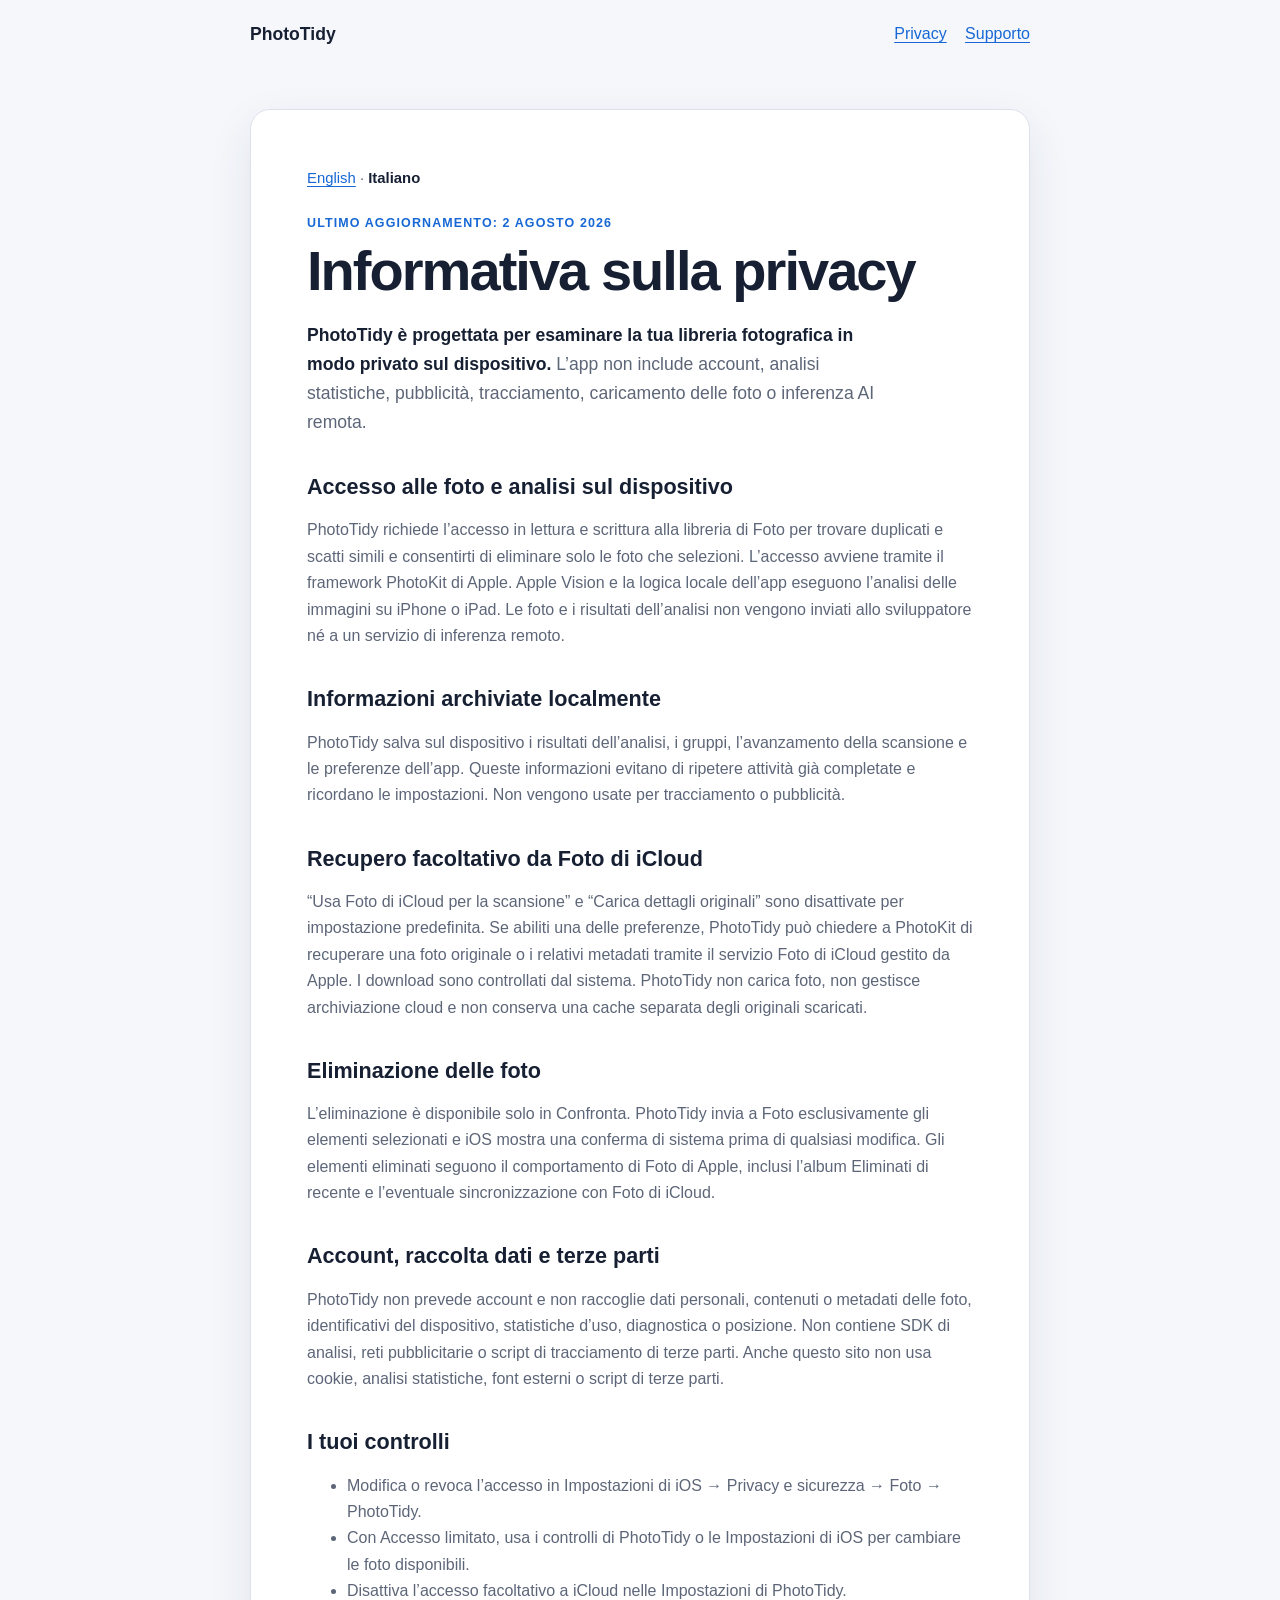
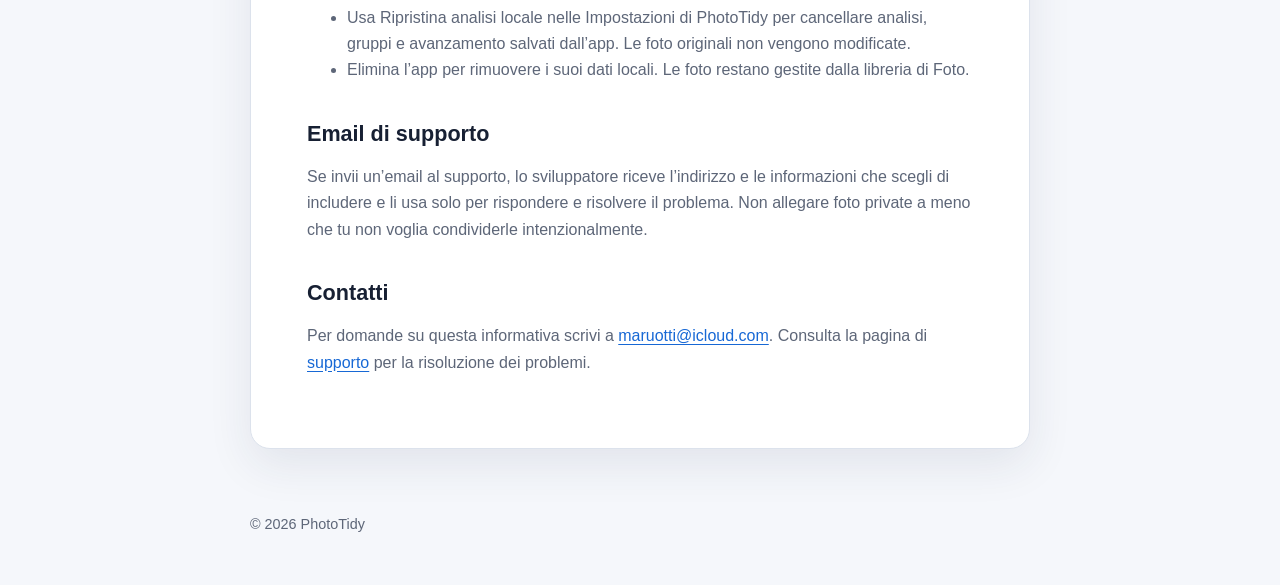
<file: it/privacy/index.html>
<!doctype html>
<html lang="it">
<head>
  <meta charset="utf-8">
  <meta name="viewport" content="width=device-width, initial-scale=1">
  <meta name="description" content="Informativa sulla privacy di PhotoTidy.">
  <title>Informativa sulla privacy · PhotoTidy</title>
  <link rel="icon" type="image/png" sizes="256x256" href="../../assets/favicon.png">
  <link rel="apple-touch-icon" sizes="180x180" href="../../assets/apple-touch-icon.png">
  <link rel="stylesheet" href="../../styles.css">
</head>
<body>
  <header class="shell">
    <nav aria-label="Navigazione principale">
      <a class="brand" href="../">PhotoTidy</a>
      <div class="nav-links"><a aria-current="page" href="./">Privacy</a><a href="../support/">Supporto</a></div>
    </nav>
  </header>
  <main class="shell">
    <article class="document">
      <p class="language"><a lang="en" href="../../privacy/">English</a> · <a aria-current="page" href="./">Italiano</a></p>
      <div class="eyebrow">Ultimo aggiornamento: 2 agosto 2026</div>
      <h1>Informativa sulla privacy</h1>
      <p class="lead"><strong>PhotoTidy è progettata per esaminare la tua libreria fotografica in modo privato sul dispositivo.</strong> L’app non include account, analisi statistiche, pubblicità, tracciamento, caricamento delle foto o inferenza AI remota.</p>

      <h2>Accesso alle foto e analisi sul dispositivo</h2>
      <p>PhotoTidy richiede l’accesso in lettura e scrittura alla libreria di Foto per trovare duplicati e scatti simili e consentirti di eliminare solo le foto che selezioni. L’accesso avviene tramite il framework PhotoKit di Apple. Apple Vision e la logica locale dell’app eseguono l’analisi delle immagini su iPhone o iPad. Le foto e i risultati dell’analisi non vengono inviati allo sviluppatore né a un servizio di inferenza remoto.</p>

      <h2>Informazioni archiviate localmente</h2>
      <p>PhotoTidy salva sul dispositivo i risultati dell’analisi, i gruppi, l’avanzamento della scansione e le preferenze dell’app. Queste informazioni evitano di ripetere attività già completate e ricordano le impostazioni. Non vengono usate per tracciamento o pubblicità.</p>

      <h2>Recupero facoltativo da Foto di iCloud</h2>
      <p>“Usa Foto di iCloud per la scansione” e “Carica dettagli originali” sono disattivate per impostazione predefinita. Se abiliti una delle preferenze, PhotoTidy può chiedere a PhotoKit di recuperare una foto originale o i relativi metadati tramite il servizio Foto di iCloud gestito da Apple. I download sono controllati dal sistema. PhotoTidy non carica foto, non gestisce archiviazione cloud e non conserva una cache separata degli originali scaricati.</p>

      <h2>Eliminazione delle foto</h2>
      <p>L’eliminazione è disponibile solo in Confronta. PhotoTidy invia a Foto esclusivamente gli elementi selezionati e iOS mostra una conferma di sistema prima di qualsiasi modifica. Gli elementi eliminati seguono il comportamento di Foto di Apple, inclusi l’album Eliminati di recente e l’eventuale sincronizzazione con Foto di iCloud.</p>

      <h2>Account, raccolta dati e terze parti</h2>
      <p>PhotoTidy non prevede account e non raccoglie dati personali, contenuti o metadati delle foto, identificativi del dispositivo, statistiche d’uso, diagnostica o posizione. Non contiene SDK di analisi, reti pubblicitarie o script di tracciamento di terze parti. Anche questo sito non usa cookie, analisi statistiche, font esterni o script di terze parti.</p>

      <h2>I tuoi controlli</h2>
      <ul>
        <li>Modifica o revoca l’accesso in Impostazioni di iOS → Privacy e sicurezza → Foto → PhotoTidy.</li>
        <li>Con Accesso limitato, usa i controlli di PhotoTidy o le Impostazioni di iOS per cambiare le foto disponibili.</li>
        <li>Disattiva l’accesso facoltativo a iCloud nelle Impostazioni di PhotoTidy.</li>
        <li>Usa Ripristina analisi locale nelle Impostazioni di PhotoTidy per cancellare analisi, gruppi e avanzamento salvati dall’app. Le foto originali non vengono modificate.</li>
        <li>Elimina l’app per rimuovere i suoi dati locali. Le foto restano gestite dalla libreria di Foto.</li>
      </ul>

      <h2>Email di supporto</h2>
      <p>Se invii un’email al supporto, lo sviluppatore riceve l’indirizzo e le informazioni che scegli di includere e li usa solo per rispondere e risolvere il problema. Non allegare foto private a meno che tu non voglia condividerle intenzionalmente.</p>

      <h2>Contatti</h2>
      <p>Per domande su questa informativa scrivi a <a href="mailto:maruotti@icloud.com">maruotti@icloud.com</a>. Consulta la pagina di <a href="../support/">supporto</a> per la risoluzione dei problemi.</p>
    </article>
  </main>
  <footer class="shell">© 2026 PhotoTidy</footer>
</body>
</html>
</file>
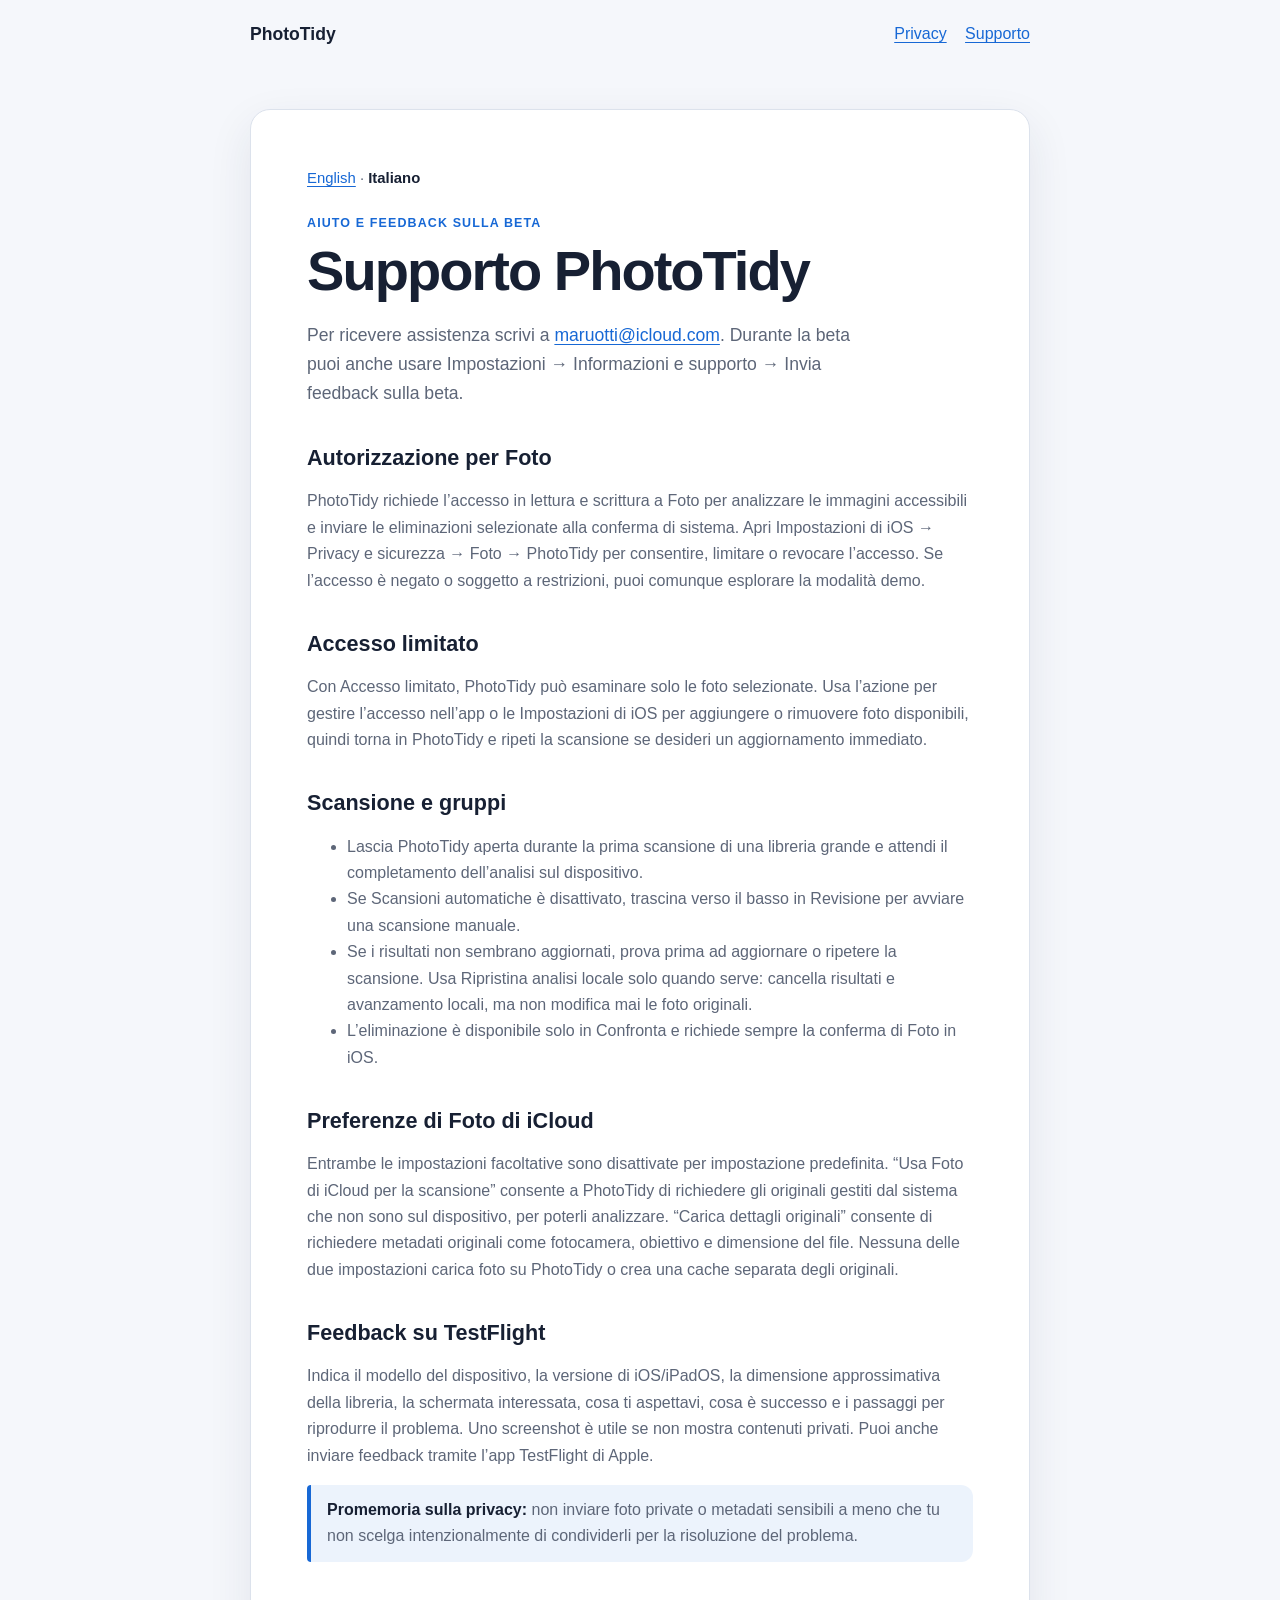
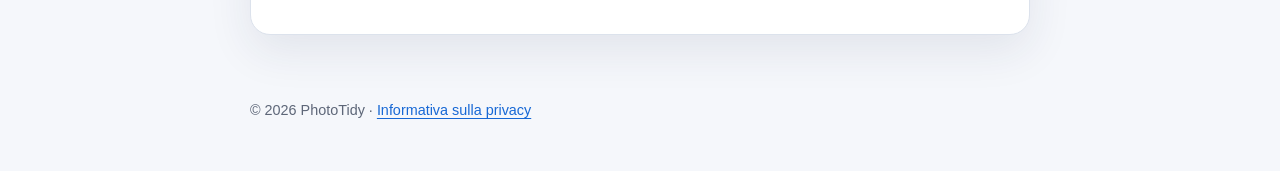
<file: it/support/index.html>
<!doctype html>
<html lang="it">
<head>
  <meta charset="utf-8">
  <meta name="viewport" content="width=device-width, initial-scale=1">
  <meta name="description" content="Supporto e risoluzione dei problemi di PhotoTidy su TestFlight.">
  <title>Supporto · PhotoTidy</title>
  <link rel="icon" type="image/png" sizes="256x256" href="../../assets/favicon.png">
  <link rel="apple-touch-icon" sizes="180x180" href="../../assets/apple-touch-icon.png">
  <link rel="stylesheet" href="../../styles.css">
</head>
<body>
  <header class="shell">
    <nav aria-label="Navigazione principale">
      <a class="brand" href="../">PhotoTidy</a>
      <div class="nav-links"><a href="../privacy/">Privacy</a><a aria-current="page" href="./">Supporto</a></div>
    </nav>
  </header>
  <main class="shell">
    <article class="document">
      <p class="language"><a lang="en" href="../../support/">English</a> · <a aria-current="page" href="./">Italiano</a></p>
      <div class="eyebrow">Aiuto e feedback sulla beta</div>
      <h1>Supporto PhotoTidy</h1>
      <p class="lead">Per ricevere assistenza scrivi a <a href="mailto:maruotti@icloud.com?subject=Supporto%20PhotoTidy">maruotti@icloud.com</a>. Durante la beta puoi anche usare Impostazioni → Informazioni e supporto → Invia feedback sulla beta.</p>

      <h2>Autorizzazione per Foto</h2>
      <p>PhotoTidy richiede l’accesso in lettura e scrittura a Foto per analizzare le immagini accessibili e inviare le eliminazioni selezionate alla conferma di sistema. Apri Impostazioni di iOS → Privacy e sicurezza → Foto → PhotoTidy per consentire, limitare o revocare l’accesso. Se l’accesso è negato o soggetto a restrizioni, puoi comunque esplorare la modalità demo.</p>

      <h2>Accesso limitato</h2>
      <p>Con Accesso limitato, PhotoTidy può esaminare solo le foto selezionate. Usa l’azione per gestire l’accesso nell’app o le Impostazioni di iOS per aggiungere o rimuovere foto disponibili, quindi torna in PhotoTidy e ripeti la scansione se desideri un aggiornamento immediato.</p>

      <h2>Scansione e gruppi</h2>
      <ul>
        <li>Lascia PhotoTidy aperta durante la prima scansione di una libreria grande e attendi il completamento dell’analisi sul dispositivo.</li>
        <li>Se Scansioni automatiche è disattivato, trascina verso il basso in Revisione per avviare una scansione manuale.</li>
        <li>Se i risultati non sembrano aggiornati, prova prima ad aggiornare o ripetere la scansione. Usa Ripristina analisi locale solo quando serve: cancella risultati e avanzamento locali, ma non modifica mai le foto originali.</li>
        <li>L’eliminazione è disponibile solo in Confronta e richiede sempre la conferma di Foto in iOS.</li>
      </ul>

      <h2>Preferenze di Foto di iCloud</h2>
      <p>Entrambe le impostazioni facoltative sono disattivate per impostazione predefinita. “Usa Foto di iCloud per la scansione” consente a PhotoTidy di richiedere gli originali gestiti dal sistema che non sono sul dispositivo, per poterli analizzare. “Carica dettagli originali” consente di richiedere metadati originali come fotocamera, obiettivo e dimensione del file. Nessuna delle due impostazioni carica foto su PhotoTidy o crea una cache separata degli originali.</p>

      <h2>Feedback su TestFlight</h2>
      <p>Indica il modello del dispositivo, la versione di iOS/iPadOS, la dimensione approssimativa della libreria, la schermata interessata, cosa ti aspettavi, cosa è successo e i passaggi per riprodurre il problema. Uno screenshot è utile se non mostra contenuti privati. Puoi anche inviare feedback tramite l’app TestFlight di Apple.</p>

      <p class="notice"><strong>Promemoria sulla privacy:</strong> non inviare foto private o metadati sensibili a meno che tu non scelga intenzionalmente di condividerli per la risoluzione del problema.</p>
    </article>
  </main>
  <footer class="shell">© 2026 PhotoTidy · <a href="../privacy/">Informativa sulla privacy</a></footer>
</body>
</html>
</file>
<file: landing.css>
@font-face{font-family:"DM Sans";font-style:normal;font-weight:100 1000;font-display:swap;src:url("assets/fonts/dm-sans.woff2") format("woff2")}
@font-face{font-family:Manrope;font-style:normal;font-weight:200 800;font-display:swap;src:url("assets/fonts/manrope.woff2") format("woff2")}
:root{--paper:#f7f6f2;--ink:#202321;--muted:#626762;--blue:#1967ff;--line:#dedfd9}
*{box-sizing:border-box}
html{scroll-behavior:smooth;scroll-padding-top:24px}
body{margin:0;background:var(--paper);color:var(--ink);font:16px/1.6 Manrope,sans-serif}
a{color:inherit;text-decoration:none}
img{display:block;max-width:100%}
h1,h2,p,figure{margin:0}
h1,h2,.brand,.wordmark{font-family:"DM Sans",sans-serif}
:focus-visible{outline:3px solid var(--blue);outline-offset:5px}
.container{width:min(1120px,calc(100% - 80px));margin-inline:auto}
.skip-link{position:fixed;top:12px;left:12px;z-index:10;background:white;padding:12px;transform:translateY(-160%)}
.skip-link:focus{transform:none}
.header{min-height:100px;display:flex;align-items:center;justify-content:space-between;gap:24px}
.brand{display:flex;align-items:center;gap:12px;font-size:24px;font-weight:650;letter-spacing:-.7px}
.brand img{border-radius:12px}
.header nav,.languages{display:flex;align-items:center;gap:20px}
.languages{gap:0}
.languages a{display:grid;place-items:center;min-width:44px;min-height:44px;font-size:12px;font-weight:700;color:var(--muted)}
.languages a[aria-current]{color:var(--ink);text-decoration:underline;text-underline-offset:6px}
.button{display:inline-flex;align-items:center;justify-content:center;min-height:54px;padding:13px 26px;border-radius:100px;background:var(--blue);color:white;font-size:15px;font-weight:700;transition:background-color .2s,transform .2s,box-shadow .2s}
.button:hover{background:#1153d3;box-shadow:0 6px 18px #1967ff26}
.button:active{transform:scale(.98)}
.button-small{font-size:13px;min-height:44px;padding:10px 20px}
.hero{display:grid;grid-template-columns:1.2fr 1fr;align-items:center;gap:60px;padding-block:64px 112px}
h1{font-size:clamp(56px,6.3vw,88px);font-weight:600;letter-spacing:-.065em;line-height:1.1}
h1 span{color:var(--blue)}
.hero-copy>p{max-width:390px;margin:26px 0 30px;font-size:19px;color:var(--muted);line-height:1.65}
.hero-copy small{display:block;margin-top:16px;font-size:12px;color:var(--muted)}
.hero-visual{position:relative;isolation:isolate;display:grid;place-items:center;padding-block:24px}
.hero-visual::before{content:"";position:absolute;z-index:-1;inset:0 -6%;background:radial-gradient(ellipse 50% 48% at 50% 48%,#9edbffcc 0%,#b3d4ffb3 65%,#d9e8fc80 82%,transparent 100%);pointer-events:none}
.phone{width:100%;position:relative;filter:drop-shadow(0 5px 5px #142c4930) drop-shadow(0 22px 24px #274f7626)}
.phone img{width:100%;height:auto;aspect-ratio:1350/2760;object-fit:contain}
.hero .phone{width:min(340px,100%)}
h2{font-size:clamp(32px,3.8vw,48px);font-weight:550;letter-spacing:-.045em;line-height:1.18}
.walkthrough{background:#101B30;color:#f5f8ff;padding-block:80px 96px}
.walkthrough h2{text-align:center;margin-bottom:64px}
.steps{display:grid;grid-template-columns:1fr;gap:72px}
.steps figure{min-width:0;width:100%;max-width:440px;margin-inline:auto;display:flex;flex-direction:column;align-items:center}
.device-stage{position:relative;isolation:isolate;width:100%;display:grid;place-items:center;padding:24px}
.device-stage::before,.story-visual::before{content:"";position:absolute;z-index:-1;inset:0 -10%;background:radial-gradient(ellipse at 50% 48%,#2869be5e 0%,#1b468438 45%,transparent 72%);pointer-events:none}
.device-stage::before{inset:0}
.steps .phone{max-width:280px;filter:drop-shadow(0 8px 9px #0005) drop-shadow(0 24px 26px #0003)}
figcaption{display:flex;align-items:center;justify-content:center;gap:14px;margin-top:24px;font-size:19px;font-weight:650;line-height:1.4}
.step-number{display:grid;place-items:center;flex:0 0 30px;height:30px;border:1px solid #526784;border-radius:50%;font-size:11px;color:#b8c9e3;font-weight:500}
.story-visual{display:none}
@media(min-width:1024px) and (min-height:700px) and (prefers-reduced-motion:no-preference){
.story-enhanced .story-layout{display:grid;grid-template-columns:minmax(0,1fr) minmax(0,1fr);gap:64px;position:relative;align-items:start}
.story-enhanced .steps{grid-column:1;grid-row:1;gap:0}
.story-enhanced .steps figure{height:75svh;max-width:none;justify-content:center;align-items:start;opacity:1;transform:none;transition:none}
.story-enhanced .steps figure:last-child{height:100svh}
.story-enhanced .steps .device-stage{position:absolute;width:1px;height:1px;padding:0;overflow:hidden;clip-path:inset(50%);white-space:nowrap}
.story-enhanced figcaption{justify-content:start;gap:24px;text-align:left;font-family:"DM Sans",sans-serif;font-size:clamp(28px,3vw,40px);letter-spacing:-.035em;color:#a8bad5;margin:0;transition:color 350ms}
.story-enhanced .is-current figcaption{color:#fff}
.story-enhanced .is-current .step-number{color:#fff;background:#2469d8;border-color:#67a7ff}
.story-enhanced .step-number{flex-basis:36px;height:36px;font-family:Manrope,sans-serif;letter-spacing:0;transition:background-color 350ms,border-color 350ms}
.story-enhanced .story-visual{grid-column:2;grid-row:1;display:grid;position:sticky;top:48px;isolation:isolate;width:min(340px,calc((100svh - 96px)*1350/2760));justify-self:center;aspect-ratio:1350/2760;filter:drop-shadow(0 8px 10px #0005) drop-shadow(0 24px 26px #0003)}
.story-visual img{grid-area:1/1;width:100%;height:auto;aspect-ratio:1350/2760;object-fit:contain;opacity:0;transition:opacity 350ms ease;pointer-events:none}
.story-visual img.is-current{opacity:1}
}
.privacy{padding-block:96px}
.privacy-panel{padding:64px 28px;background:#eef2f6;border-radius:28px;text-align:center}
.privacy-panel svg{width:32px;height:32px;margin:0 auto 22px;color:var(--blue)}
.privacy-panel p{max-width:430px;margin:22px auto;color:var(--muted)}
.text-link{display:inline-block;padding-block:10px;font-size:13px;font-weight:650;text-decoration:underline;text-underline-offset:5px}
.faq{display:grid;grid-template-columns:1fr 1.65fr;align-items:start;gap:72px;padding-block:8px 96px}
.faq-list{border-top:1px solid var(--line)}
details{border-bottom:1px solid var(--line)}
summary{display:flex;align-items:center;justify-content:space-between;gap:20px;padding:23px 0;font-size:15px;font-weight:650;cursor:pointer;list-style:none}
summary::-webkit-details-marker{display:none}
.plus{position:relative;flex:0 0 16px;height:16px}
.plus::before,.plus::after{content:"";position:absolute;background:currentColor;left:0;top:7px;width:16px;height:1.5px}
.plus::after{transform:rotate(90deg)}
details[open] .plus::after{transform:none}
details p{margin:0 32px 24px 0;color:var(--muted);font-size:14px}
.footer{border-top:1px solid var(--line);padding-block:32px 40px;display:flex;align-items:center;justify-content:space-between;gap:20px}
.wordmark{font-size:19px;font-weight:650;letter-spacing:-.5px}
.footer nav{display:flex;gap:28px;flex-wrap:wrap}
.footer nav a{font-size:12px;padding-block:12px}
.footer nav a:hover{text-decoration:underline}
[data-reveal].reveal-pending{opacity:0;transform:translateY(16px)}
[data-reveal].reveal-active{transition:opacity 450ms ease-out,transform 450ms ease-out;transition-delay:var(--delay,0ms)}
.steps [data-reveal].reveal-active{transition-duration:300ms;transition-delay:0ms}
.steps [data-reveal].reveal-pending{transform:translateY(8px)}
[data-reveal]:focus-within{opacity:1!important;transform:none!important;transition:none!important}
@media(max-width:1000px){.hero{gap:32px}.faq{gap:40px}}
@media(max-width:700px){
.container{width:calc(100% - 48px)}
.header{min-height:88px;gap:10px}.brand{gap:8px;font-size:20px}.brand img{width:36px;height:36px;border-radius:10px}
.header nav{gap:6px}.button-small{font-size:11px;padding:10px 13px}.languages a{min-width:36px}
.hero{grid-template-columns:1fr;gap:44px;text-align:center;padding-block:44px 72px}
h1{font-size:clamp(48px,10.5vw,68px);letter-spacing:-.055em}
.hero-copy>p{font-size:17px;max-width:340px;margin:22px auto 26px}.hero .phone{width:min(280px,100%)}
.hero-visual{padding:22px 8px}.hero-visual::before{inset:0 -12px;max-width:420px;margin-inline:auto}
.walkthrough{padding-block:60px 72px}.walkthrough h2{margin-bottom:40px}.steps{gap:64px}.steps figure{max-width:390px}.device-stage{padding:16px 8px}.steps .phone{width:min(244px,100%)}figcaption{margin-top:20px;font-size:18px}
.privacy{padding-block:64px}.privacy-panel{padding:44px 22px;border-radius:22px}.privacy-panel p{font-size:15px}
.faq{grid-template-columns:1fr;gap:28px;padding-block:0 64px}.faq h2{text-align:center}summary{font-size:14px;padding-block:22px}
.footer{flex-direction:column;gap:8px;padding-block:28px}.footer nav{gap:24px;justify-content:center}
[data-reveal].reveal-pending{transform:translateY(8px)}[data-reveal].reveal-active{transition-duration:300ms;transition-delay:0ms}
}
@media(max-width:390px){.brand span{display:none}.header nav{gap:8px}.languages a{min-width:40px}}
@media(prefers-reduced-motion:reduce){html{scroll-behavior:auto}*,*::before,*::after{transition:none!important;animation:none!important}[data-reveal].reveal-pending{opacity:1;transform:none}}
.cta-row{display:flex;flex-wrap:wrap;align-items:center;gap:16px}
.appstore-badge{display:inline-flex;border-radius:10px}
.appstore-badge img{height:54px;width:auto}
@media(max-width:700px){
.cta-row{justify-content:center}
}
</file>
<file: styles.css>
:root {
  color-scheme: light dark;
  --background: #f5f7fb;
  --surface: #ffffff;
  --text: #172033;
  --muted: #5d6678;
  --accent: #1768d5;
  --border: #dce2ec;
  --shadow: 0 16px 45px rgba(29, 46, 76, 0.09);
}

@media (prefers-color-scheme: dark) {
  :root {
    --background: #0f1420;
    --surface: #181f2e;
    --text: #f2f5fb;
    --muted: #b6bfd0;
    --accent: #77adff;
    --border: #313b4e;
    --shadow: none;
  }
}

* { box-sizing: border-box; }

html { font-family: -apple-system, BlinkMacSystemFont, "Segoe UI", sans-serif; }

body {
  margin: 0;
  background: var(--background);
  color: var(--text);
  line-height: 1.65;
}

a { color: var(--accent); text-underline-offset: 0.18em; }
a:hover { text-decoration-thickness: 0.14em; }

.shell { width: min(100% - 2rem, 780px); margin-inline: auto; }

header { padding: 1.25rem 0; }

nav {
  display: flex;
  flex-wrap: wrap;
  align-items: center;
  justify-content: space-between;
  gap: 0.8rem 1.4rem;
}

.brand { color: var(--text); font-size: 1.1rem; font-weight: 760; text-decoration: none; }
.nav-links { display: flex; flex-wrap: wrap; gap: 0.7rem 1.15rem; }

main { padding: 2.5rem 0 4rem; }

.hero, .document {
  background: var(--surface);
  border: 1px solid var(--border);
  border-radius: 1.25rem;
  box-shadow: var(--shadow);
  padding: clamp(1.4rem, 5vw, 3.5rem);
}

.eyebrow {
  color: var(--accent);
  font-size: 0.78rem;
  font-weight: 760;
  letter-spacing: 0.09em;
  text-transform: uppercase;
}

h1, h2 { line-height: 1.18; }
h1 { margin: 0.25rem 0 1rem; font-size: clamp(2rem, 7vw, 3.5rem); letter-spacing: -0.035em; }
h2 { margin-top: 2.3rem; font-size: 1.35rem; }
h3 { margin-top: 1.5rem; }
p, li { color: var(--muted); }
strong { color: var(--text); }

.lead { max-width: 58ch; font-size: 1.1rem; }

.cards {
  display: grid;
  grid-template-columns: repeat(2, minmax(0, 1fr));
  gap: 1rem;
  margin-top: 2rem;
}

.card {
  border: 1px solid var(--border);
  border-radius: 1rem;
  padding: 1.25rem;
  text-decoration: none;
}

.card strong { display: block; margin-bottom: 0.35rem; }
.card span { color: var(--muted); }

.language { margin: 0 0 1.4rem; font-size: 0.93rem; }
.language a[aria-current="page"] { color: var(--text); font-weight: 700; text-decoration: none; }

.notice {
  border-left: 0.25rem solid var(--accent);
  background: color-mix(in srgb, var(--accent) 8%, transparent);
  padding: 0.75rem 1rem;
  border-radius: 0.25rem 0.75rem 0.75rem 0.25rem;
}

footer { padding: 0 0 3rem; color: var(--muted); font-size: 0.9rem; }

@media (max-width: 580px) {
  .cards { grid-template-columns: 1fr; }
  main { padding-top: 1rem; }
}
</file>
